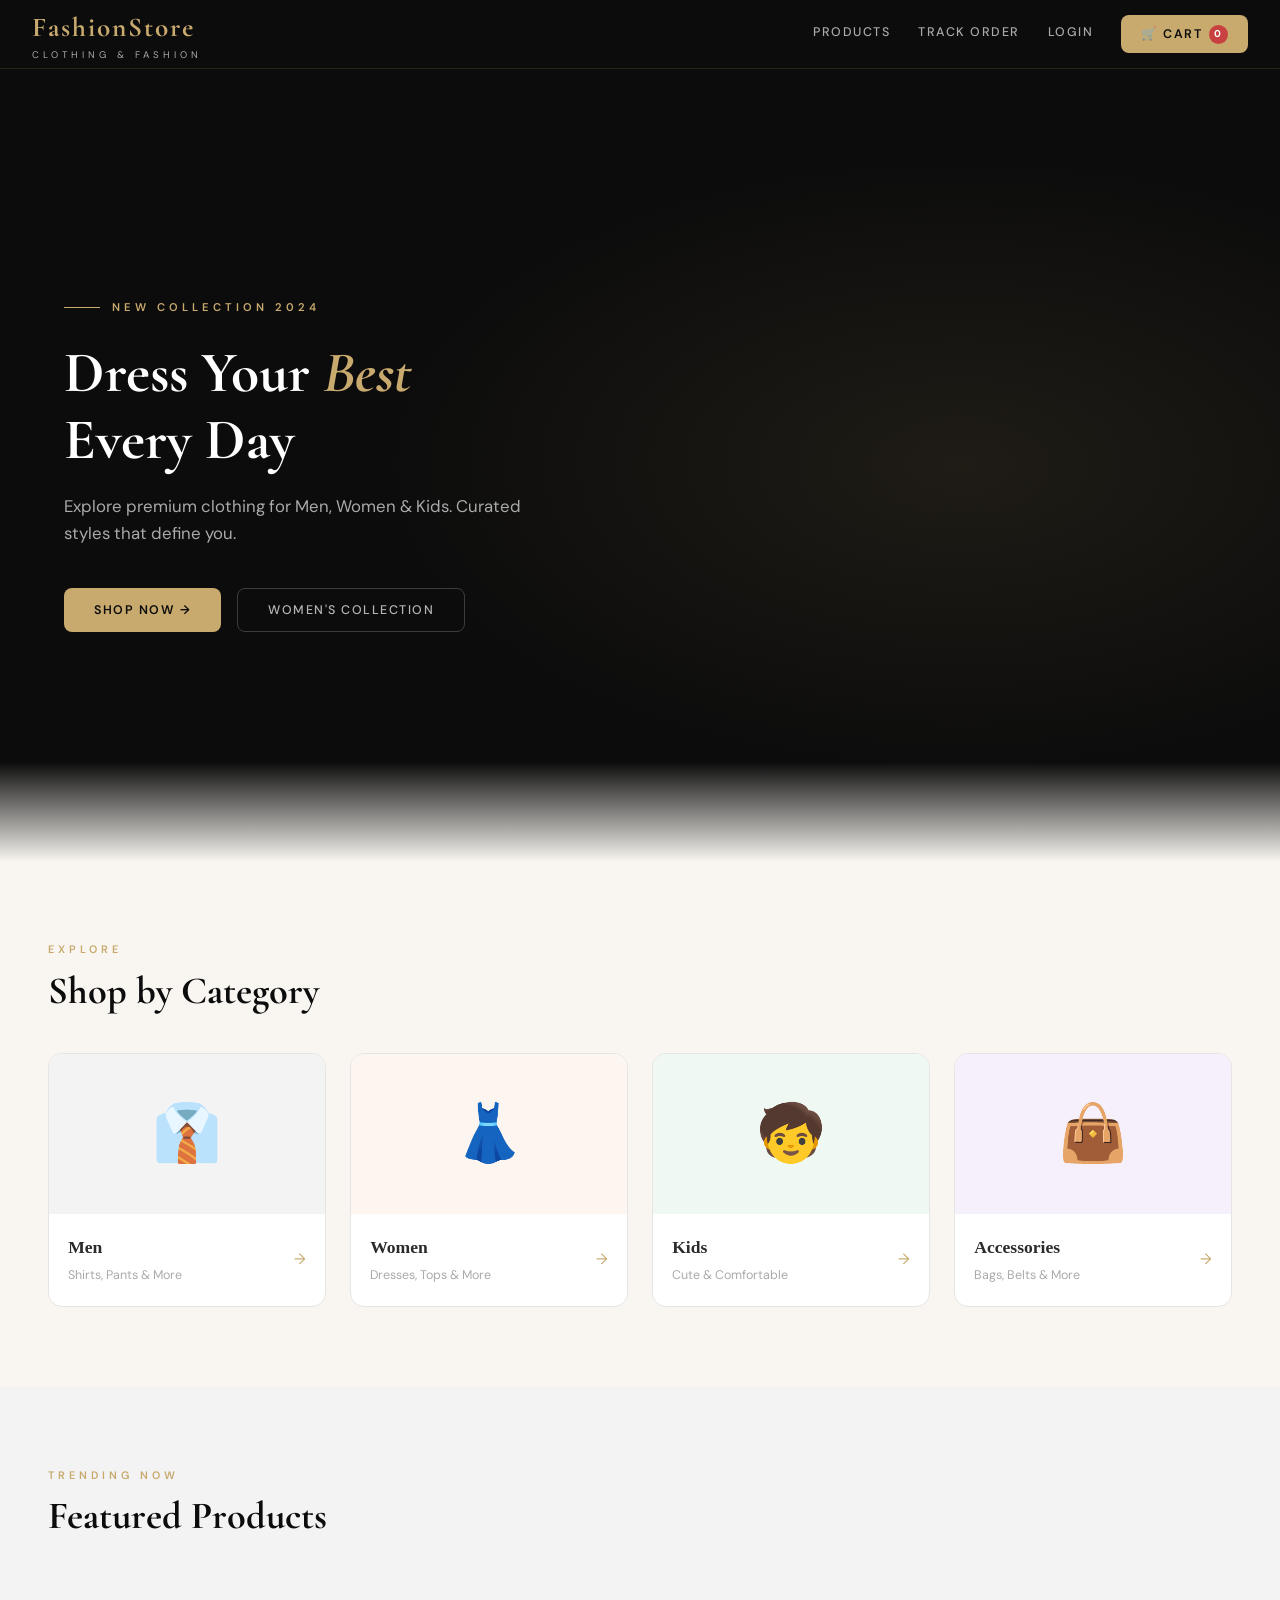
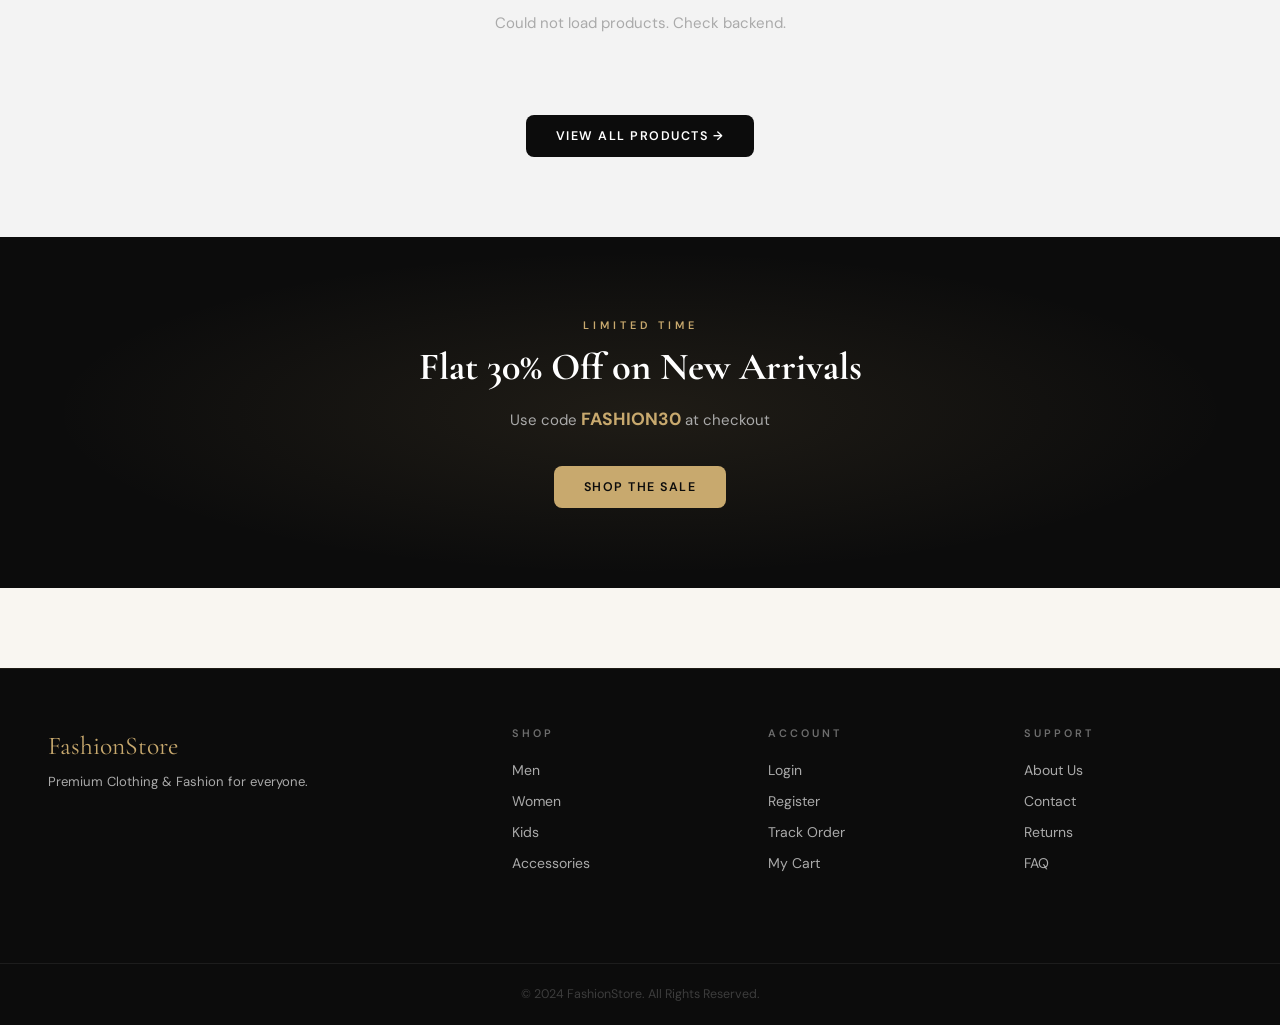
<file: frontend/index.html>
<!DOCTYPE html>
<html lang="en">
<head>
  <meta charset="UTF-8">
  <meta name="viewport" content="width=device-width,initial-scale=1">
  <title>FashionStore — Clothing & Fashion</title>
  <link rel="stylesheet" href="css/style.css">
</head>
<body>
<nav class="navbar">
  <div class="container-fluid">
    <a class="navbar-brand" href="index.html">FashionStore<small>Clothing & Fashion</small></a>
    <div class="nav-links">
      <a href="products.html">Products</a>
      <a href="order-tracking.html">Track Order</a>
      <a href="login.html" id="nav-login-link">Login</a>
      <a href="#" onclick="logout()" id="nav-logout-btn" style="display:none;color:#c94040!important;">Logout</a>
      <a href="cart.html" class="nav-cart">🛒 Cart <span id="cart-count">0</span></a>
    </div>
  </div>
</nav>

<section class="hero">
  <div class="container-fluid" style="padding:0 4rem;">
    <div class="hero-inner">
      <div class="hero-tag">New Collection 2024</div>
      <h1>Dress Your <em>Best</em><br>Every Day</h1>
      <p>Explore premium clothing for Men, Women & Kids. Curated styles that define you.</p>
      <div class="hero-btns">
        <button class="btn-gold" onclick="location.href='products.html'">Shop Now →</button>
        <button class="btn-dark-outline" onclick="location.href='products.html?cat=2'">Women's Collection</button>
      </div>
    </div>
  </div>
</section>

<section class="section">
  <div class="container-fluid" style="padding:0 3rem;">
    <div class="eyebrow">Explore</div>
    <h2 class="section-heading">Shop by Category</h2>
    <div style="display:grid;grid-template-columns:repeat(4,1fr);gap:1.5rem;">
      <div onclick="location.href='products.html?cat=1'" style="background:#fff;border-radius:14px;overflow:hidden;cursor:pointer;border:1px solid #e5e5e5;transition:all 0.3s;" onmouseover="this.style.transform='translateY(-4px)'" onmouseout="this.style.transform='translateY(0)'">
        <div style="height:160px;background:#f3f3f3;display:flex;align-items:center;justify-content:center;font-size:3.5rem;">👔</div>
        <div style="padding:1.2rem;display:flex;justify-content:space-between;align-items:center;">
          <div><strong style="font-family:serif;font-size:1.1rem;">Men</strong><br><span style="font-size:0.78rem;color:#aaa;">Shirts, Pants & More</span></div>
          <span style="color:#c8a96e;">→</span>
        </div>
      </div>
      <div onclick="location.href='products.html?cat=2'" style="background:#fff;border-radius:14px;overflow:hidden;cursor:pointer;border:1px solid #e5e5e5;transition:all 0.3s;" onmouseover="this.style.transform='translateY(-4px)'" onmouseout="this.style.transform='translateY(0)'">
        <div style="height:160px;background:#fdf5f0;display:flex;align-items:center;justify-content:center;font-size:3.5rem;">👗</div>
        <div style="padding:1.2rem;display:flex;justify-content:space-between;align-items:center;">
          <div><strong style="font-family:serif;font-size:1.1rem;">Women</strong><br><span style="font-size:0.78rem;color:#aaa;">Dresses, Tops & More</span></div>
          <span style="color:#c8a96e;">→</span>
        </div>
      </div>
      <div onclick="location.href='products.html?cat=3'" style="background:#fff;border-radius:14px;overflow:hidden;cursor:pointer;border:1px solid #e5e5e5;transition:all 0.3s;" onmouseover="this.style.transform='translateY(-4px)'" onmouseout="this.style.transform='translateY(0)'">
        <div style="height:160px;background:#f0f8f3;display:flex;align-items:center;justify-content:center;font-size:3.5rem;">🧒</div>
        <div style="padding:1.2rem;display:flex;justify-content:space-between;align-items:center;">
          <div><strong style="font-family:serif;font-size:1.1rem;">Kids</strong><br><span style="font-size:0.78rem;color:#aaa;">Cute & Comfortable</span></div>
          <span style="color:#c8a96e;">→</span>
        </div>
      </div>
      <div onclick="location.href='products.html?cat=4'" style="background:#fff;border-radius:14px;overflow:hidden;cursor:pointer;border:1px solid #e5e5e5;transition:all 0.3s;" onmouseover="this.style.transform='translateY(-4px)'" onmouseout="this.style.transform='translateY(0)'">
        <div style="height:160px;background:#f5f0fb;display:flex;align-items:center;justify-content:center;font-size:3.5rem;">👜</div>
        <div style="padding:1.2rem;display:flex;justify-content:space-between;align-items:center;">
          <div><strong style="font-family:serif;font-size:1.1rem;">Accessories</strong><br><span style="font-size:0.78rem;color:#aaa;">Bags, Belts & More</span></div>
          <span style="color:#c8a96e;">→</span>
        </div>
      </div>
    </div>
  </div>
</section>

<section class="section section-bg">
  <div class="container-fluid" style="padding:0 3rem;">
    <div class="eyebrow">Trending Now</div>
    <h2 class="section-heading">Featured Products</h2>
    <div style="display:grid;grid-template-columns:repeat(4,1fr);gap:1.5rem;" id="featured-grid">
      <p style="color:#aaa;grid-column:1/-1;text-align:center;padding:2rem;">Loading products...</p>
    </div>
    <div style="text-align:center;margin-top:3rem;">
      <button class="btn-black" onclick="location.href='products.html'">View All Products →</button>
    </div>
  </div>
</section>

<section style="background:#0c0c0c;padding:5rem 0;text-align:center;position:relative;">
  <div style="position:absolute;inset:0;background:radial-gradient(ellipse at 50% 50%,rgba(200,169,110,0.1) 0%,transparent 65%);"></div>
  <div style="position:relative;z-index:1;">
    <div class="eyebrow" style="justify-content:center;display:flex;">Limited Time</div>
    <h2 style="color:#fff;margin-bottom:1rem;">Flat 30% Off on New Arrivals</h2>
    <p style="color:#aaa;margin-bottom:2rem;">Use code <strong style="color:#c8a96e;font-size:1.1rem;">FASHION30</strong> at checkout</p>
    <button class="btn-gold" onclick="location.href='products.html'">Shop the Sale</button>
  </div>
</section>

<footer class="footer">
  <div class="container-fluid" style="padding:0 3rem;">
    <div style="display:grid;grid-template-columns:2fr 1fr 1fr 1fr;gap:3rem;padding-bottom:2.5rem;">
      <div><div class="footer-brand-name">FashionStore</div><div class="footer-tagline">Premium Clothing & Fashion for everyone.</div></div>
      <div><div class="footer-heading">Shop</div><div class="footer-links-col"><a href="products.html?cat=1">Men</a><a href="products.html?cat=2">Women</a><a href="products.html?cat=3">Kids</a><a href="products.html?cat=4">Accessories</a></div></div>
      <div><div class="footer-heading">Account</div><div class="footer-links-col"><a href="login.html">Login</a><a href="register.html">Register</a><a href="order-tracking.html">Track Order</a><a href="cart.html">My Cart</a></div></div>
      <div><div class="footer-heading">Support</div><div class="footer-links-col"><a href="#">About Us</a><a href="#">Contact</a><a href="#">Returns</a><a href="#">FAQ</a></div></div>
    </div>
  </div>
  <div class="footer-bar">© 2024 FashionStore. All Rights Reserved.</div>
</footer>

<div id="toast-wrap"></div>
<script src="js/main.js"></script>
<script>
fetch(BASE + '/products')
  .then(r => r.json())
  .then(products => {
    const grid = document.getElementById('featured-grid');
    if (!products.length) { grid.innerHTML = '<p style="color:#aaa;grid-column:1/-1;text-align:center;">No products found.</p>'; return; }
    grid.innerHTML = products.slice(0,8).map(p => `
      <div class="product-card">
        <div class="product-img">
          <img src="${p.imageUrl||'https://via.placeholder.com/300x260?text=Fashion'}" alt="${p.name}">
          <div class="product-overlay">
            <button class="product-overlay-btn" onclick="addToCart(${p.id},'${p.name.replace(/'/g,"\\'")}',${p.price},'${p.imageUrl||''}','${p.category?.name||''}')">Quick Add</button>
          </div>
          ${p.stock<5?'<span class="product-badge badge-sale">Low Stock</span>':'<span class="product-badge badge-new">New</span>'}
        </div>
        <div class="product-body">
          <div class="product-cat">${p.category?.name||'Fashion'}</div>
          <div class="product-name">${p.name}</div>
          <div class="product-foot">
            <div class="product-price">₹${p.price.toLocaleString()}</div>
            <button class="btn-add-cart" onclick="addToCart(${p.id},'${p.name.replace(/'/g,"\\'")}',${p.price},'${p.imageUrl||''}','${p.category?.name||''}')">+</button>
          </div>
        </div>
      </div>`).join('');
  })
  .catch(() => { document.getElementById('featured-grid').innerHTML = '<p style="color:#aaa;grid-column:1/-1;text-align:center;padding:2rem;">Could not load products. Check backend.</p>'; });
</script>
</body>
</html>
</file>
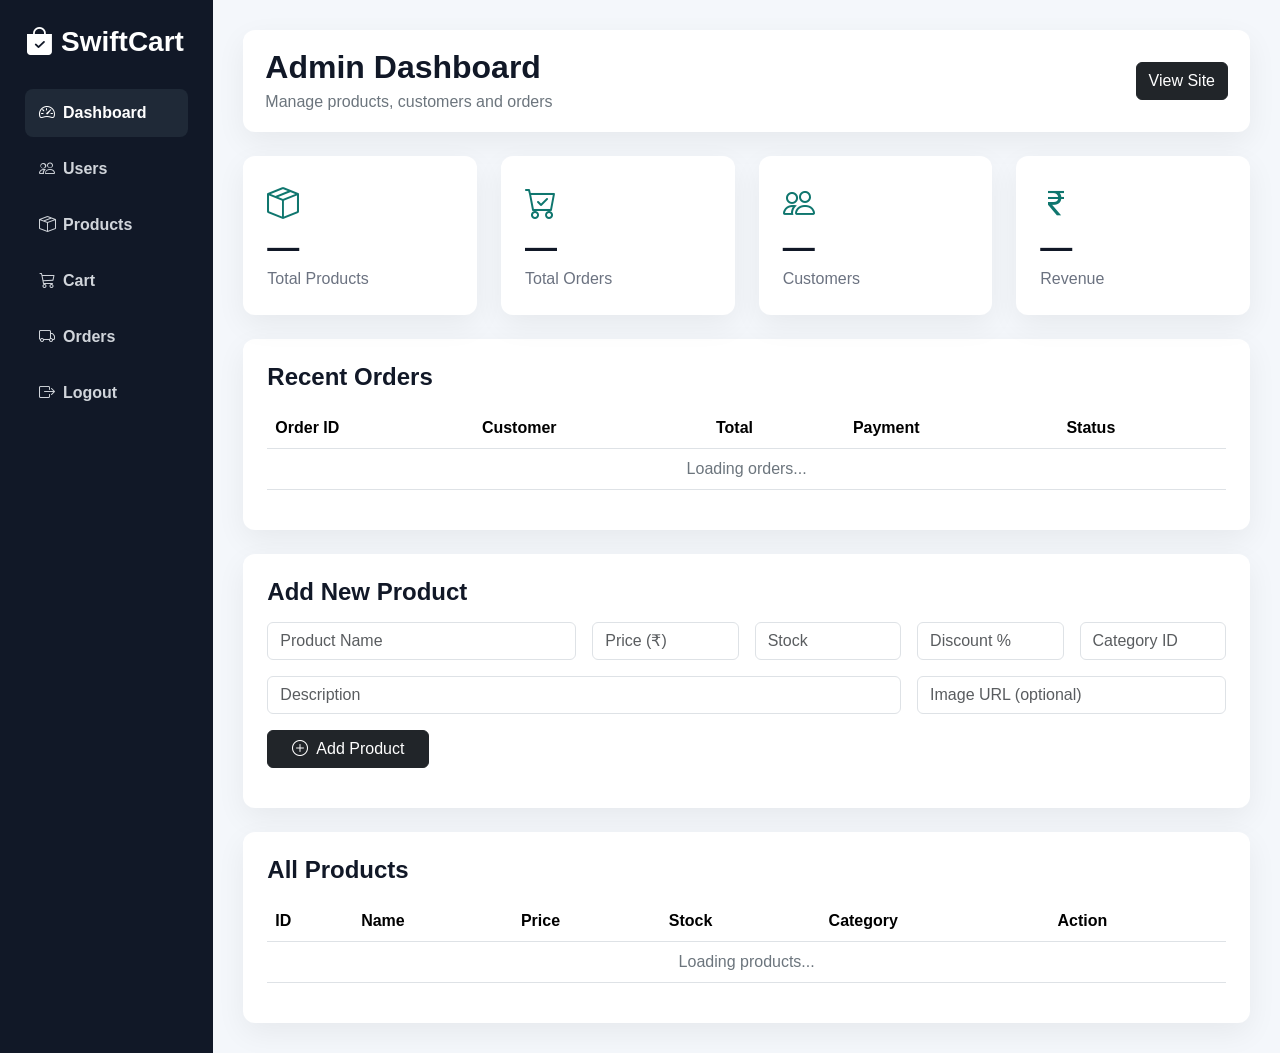
<file: frontend/admin.html>
<!doctype html>
<html lang="en">
<head>
  <meta charset="utf-8">
  <meta name="viewport" content="width=device-width, initial-scale=1">
  <title>Admin Dashboard - SwiftCart</title>
  <link href="https://cdn.jsdelivr.net/npm/bootstrap@5.3.3/dist/css/bootstrap.min.css" rel="stylesheet">
  <link href="https://cdn.jsdelivr.net/npm/bootstrap-icons@1.11.3/font/bootstrap-icons.css" rel="stylesheet">

  <style>
    body { margin: 0; background: #f4f7fb; font-family: Arial, Helvetica, sans-serif; color: #111827; }
    .sidebar { min-height: 100vh; background: #111827; color: white; padding: 25px; }
    .sidebar h3 { font-weight: 900; margin-bottom: 30px; }
    .sidebar a, .sidebar button.sidebar-link {
      display: block; width: 100%; text-align: left; color: #d1d5db; text-decoration: none;
      padding: 12px 14px; border-radius: 8px; margin-bottom: 8px; font-weight: 700;
      background: none; border: none; cursor: pointer;
    }
    .sidebar a:hover, .sidebar a.active, .sidebar button.sidebar-link:hover, .sidebar button.sidebar-link.active {
      background: #1f2937; color: white;
    }
    .main { padding: 30px; }
    .topbar { background: white; border-radius: 12px; padding: 18px 22px; box-shadow: 0 10px 30px rgba(0,0,0,0.06); margin-bottom: 24px; }
    .stat-card { background: white; border-radius: 12px; padding: 24px; box-shadow: 0 10px 30px rgba(0,0,0,0.06); height: 100%; }
    .stat-card i { font-size: 32px; color: #0f766e; margin-bottom: 12px; }
    .stat-card h2 { font-weight: 900; margin: 0; }
    .stat-card p { color: #6b7280; margin: 0; }
    .panel { background: white; border-radius: 12px; padding: 24px; box-shadow: 0 10px 30px rgba(0,0,0,0.06); margin-top: 24px; }
    .badge-status { padding: 6px 10px; border-radius: 999px; font-size: 12px; font-weight: 800; }
    .DELIVERED { background: #dcfce7; color: #166534; }
    .PENDING   { background: #fef3c7; color: #92400e; }
    .SHIPPED   { background: #dbeafe; color: #1d4ed8; }
    .CANCELLED { background: #fee2e2; color: #b91c1c; }
    .badge-role { padding: 4px 10px; border-radius: 999px; font-size: 11px; font-weight: 800; }
    .role-ADMIN { background: #ede9fe; color: #6d28d9; }
    .role-USER  { background: #e0f2fe; color: #0369a1; }
    .badge-blocked { padding: 4px 10px; border-radius: 999px; font-size: 11px; font-weight: 800; background:#fee2e2; color:#b91c1c; }
    .badge-active { padding: 4px 10px; border-radius: 999px; font-size: 11px; font-weight: 800; background:#dcfce7; color:#166534; }
    .page-section { display: none; }
    .page-section.active { display: block; }
    .user-row:hover { background: #f8fafc; cursor: pointer; }
    @media(max-width: 768px) { .sidebar { min-height: auto; } }
  </style>
</head>
<body>

<div class="container-fluid">
  <div class="row">

    <aside class="col-md-3 col-lg-2 sidebar">
      <h3><i class="bi bi-bag-check-fill me-2"></i>SwiftCart</h3>
      <button class="sidebar-link active" onclick="showSection('dashboard', this)"><i class="bi bi-speedometer2 me-2"></i>Dashboard</button>
      <button class="sidebar-link" onclick="showSection('users', this)"><i class="bi bi-people me-2"></i>Users</button>
      <a href="products.html"><i class="bi bi-box-seam me-2"></i>Products</a>
      <a href="cart.html"><i class="bi bi-cart3 me-2"></i>Cart</a>
      <a href="order-tracking.html"><i class="bi bi-truck me-2"></i>Orders</a>
      <a href="login.html"><i class="bi bi-box-arrow-right me-2"></i>Logout</a>
    </aside>

    <main class="col-md-9 col-lg-10 main">

      <div class="topbar d-flex justify-content-between align-items-center">
        <div>
          <h2 class="fw-bold mb-1" id="pageTitle">Admin Dashboard</h2>
          <p class="text-secondary mb-0" id="pageSubtitle">Manage products, customers and orders</p>
        </div>
        <a href="index.html" class="btn btn-dark">View Site</a>
      </div>

      <!-- ═══════════ DASHBOARD SECTION ═══════════ -->
      <section id="dashboard" class="page-section active">

        <div class="row g-4">
          <div class="col-md-3">
            <div class="stat-card">
              <i class="bi bi-box-seam"></i>
              <h2 id="totalProducts">—</h2>
              <p>Total Products</p>
            </div>
          </div>
          <div class="col-md-3">
            <div class="stat-card">
              <i class="bi bi-cart-check"></i>
              <h2 id="totalOrders">—</h2>
              <p>Total Orders</p>
            </div>
          </div>
          <div class="col-md-3">
            <div class="stat-card">
              <i class="bi bi-people"></i>
              <h2 id="totalUsers">—</h2>
              <p>Customers</p>
            </div>
          </div>
          <div class="col-md-3">
            <div class="stat-card">
              <i class="bi bi-currency-rupee"></i>
              <h2 id="totalRevenue">—</h2>
              <p>Revenue</p>
            </div>
          </div>
        </div>

        <div class="panel">
          <div class="d-flex justify-content-between align-items-center mb-3">
            <h4 class="fw-bold mb-0">Recent Orders</h4>
          </div>
          <div class="table-responsive">
            <table class="table align-middle">
              <thead><tr><th>Order ID</th><th>Customer</th><th>Total</th><th>Payment</th><th>Status</th></tr></thead>
              <tbody id="ordersTable">
                <tr><td colspan="5" class="text-center text-secondary">Loading orders...</td></tr>
              </tbody>
            </table>
          </div>
        </div>

        <div class="panel">
          <h4 class="fw-bold mb-3">Add New Product</h4>
          <form id="productForm" class="row g-3">
            <div class="col-md-4"><input type="text" class="form-control" id="productName" placeholder="Product Name" required></div>
            <div class="col-md-2"><input type="number" class="form-control" id="productPrice" placeholder="Price (₹)" required></div>
            <div class="col-md-2"><input type="number" class="form-control" id="productStock" placeholder="Stock" required></div>
            <div class="col-md-2"><input type="number" class="form-control" id="productDiscount" placeholder="Discount %" min="0" max="100"></div>
            <div class="col-md-2"><input type="number" class="form-control" id="productCategoryId" placeholder="Category ID" required></div>
            <div class="col-md-8"><input type="text" class="form-control" id="productDescription" placeholder="Description"></div>
            <div class="col-md-4"><input type="text" class="form-control" id="productImageUrl" placeholder="Image URL (optional)"></div>
            <div class="col-12"><button type="submit" class="btn btn-dark px-4"><i class="bi bi-plus-circle me-2"></i>Add Product</button></div>
          </form>
          <div id="productMessage" class="mt-3 small"></div>
        </div>

        <div class="panel">
          <h4 class="fw-bold mb-3">All Products</h4>
          <div class="table-responsive">
            <table class="table align-middle">
              <thead><tr><th>ID</th><th>Name</th><th>Price</th><th>Stock</th><th>Category</th><th>Action</th></tr></thead>
              <tbody id="productsTable">
                <tr><td colspan="6" class="text-center text-secondary">Loading products...</td></tr>
              </tbody>
            </table>
          </div>
        </div>

      </section>

      <!-- ═══════════ USERS SECTION ═══════════ -->
      <section id="users" class="page-section">

        <div class="panel mt-0">
          <div class="d-flex justify-content-between align-items-center mb-3 flex-wrap gap-2">
            <h4 class="fw-bold mb-0">All Customers</h4>
            <input type="text" id="userSearch" class="form-control" style="max-width:260px;" placeholder="Search by name or email...">
          </div>
          <div class="table-responsive">
            <table class="table align-middle">
              <thead>
                <tr>
                  <th>ID</th><th>Name</th><th>Email</th><th>Phone</th>
                  <th>Role</th><th>Status</th><th>Orders</th><th>Spent</th><th>Actions</th>
                </tr>
              </thead>
              <tbody id="usersTable">
                <tr><td colspan="9" class="text-center text-secondary">Loading users...</td></tr>
              </tbody>
            </table>
          </div>
        </div>

      </section>

    </main>
  </div>
</div>

<!-- ═══════════ USER DETAIL MODAL ═══════════ -->
<div class="modal fade" id="userDetailModal" tabindex="-1">
  <div class="modal-dialog modal-lg">
    <div class="modal-content">
      <div class="modal-header">
        <h5 class="modal-title fw-bold"><i class="bi bi-person-circle me-2"></i>Customer Details</h5>
        <button type="button" class="btn-close" data-bs-dismiss="modal"></button>
      </div>
      <div class="modal-body">

        <div class="row g-3 mb-4">
          <div class="col-md-6">
            <label class="form-label small fw-bold">Full Name</label>
            <input type="text" id="editUserName" class="form-control">
          </div>
          <div class="col-md-6">
            <label class="form-label small fw-bold">Email</label>
            <input type="email" id="editUserEmail" class="form-control">
          </div>
          <div class="col-md-6">
            <label class="form-label small fw-bold">Phone</label>
            <input type="text" id="editUserPhone" class="form-control">
          </div>
          <div class="col-md-6">
            <label class="form-label small fw-bold">Address</label>
            <input type="text" id="editUserAddress" class="form-control">
          </div>
        </div>

        <div id="userEditMessage" class="d-none mb-3"></div>

        <div class="d-flex gap-2 mb-4 flex-wrap">
          <button class="btn btn-dark btn-sm" onclick="saveUserEdit()">
            <i class="bi bi-save me-1"></i>Save Changes
          </button>
          <button class="btn btn-outline-warning btn-sm" id="blockToggleBtn" onclick="toggleBlockUser()">
            <i class="bi bi-slash-circle me-1"></i>Block User
          </button>
          <button class="btn btn-outline-danger btn-sm" onclick="deleteUserConfirm()">
            <i class="bi bi-trash me-1"></i>Delete User
          </button>
        </div>

        <hr>

        <h6 class="fw-bold mb-3"><i class="bi bi-receipt me-2"></i>Transaction History</h6>
        <div id="userTransactions">
          <p class="text-secondary small">Loading transactions...</p>
        </div>

      </div>
    </div>
  </div>
</div>

<script src="https://cdn.jsdelivr.net/npm/bootstrap@5.3.3/dist/js/bootstrap.bundle.min.js"></script>
<script>
  const API_URL = 'http://localhost:8080/api';
  let allUsersData = [];
  let allOrdersData = [];
  let currentEditUserId = null;

  // ── Section Switching ─────────────────────────────
  function showSection(id, btn) {
    document.querySelectorAll('.page-section').forEach(s => s.classList.remove('active'));
    document.getElementById(id).classList.add('active');

    document.querySelectorAll('.sidebar-link').forEach(b => b.classList.remove('active'));
    if (btn) btn.classList.add('active');

    const titles = {
      dashboard: ['Admin Dashboard', 'Manage products, customers and orders'],
      users:     ['Customer Management', 'View, edit, block and manage all registered users']
    };
    document.getElementById('pageTitle').textContent = titles[id][0];
    document.getElementById('pageSubtitle').textContent = titles[id][1];

    if (id === 'users') loadUsers();
  }

  // ── Load Stats ────────────────────────────────────
  async function loadStats() {
    try {
      const [products, orders, users] = await Promise.all([
        fetch(`${API_URL}/products`).then(r => r.json()),
        fetch(`${API_URL}/orders`).then(r => r.json()),
        fetch(`${API_URL}/users`).then(r => r.json())
      ]);

      allOrdersData = orders;
      allUsersData = users;

      document.getElementById('totalProducts').textContent = products.length;
      document.getElementById('totalOrders').textContent = orders.length;
      document.getElementById('totalUsers').textContent = users.length;

      const revenue = orders.reduce((s, o) => s + (o.totalAmount || 0), 0);
      document.getElementById('totalRevenue').textContent =
        revenue >= 1000 ? '₹' + Math.round(revenue / 1000) + 'K' : '₹' + revenue;

      renderOrders(orders.slice(0, 10));
    } catch (e) { console.error('Stats error:', e); }
  }

  function renderOrders(orders) {
    const tbody = document.getElementById('ordersTable');
    if (!orders.length) {
      tbody.innerHTML = '<tr><td colspan="5" class="text-center text-secondary">No orders yet.</td></tr>';
      return;
    }
    tbody.innerHTML = orders.map(o => `
      <tr>
        <td>#${o.id}</td>
        <td>${o.user?.name || 'N/A'}</td>
        <td>₹${o.totalAmount}</td>
        <td>${o.paymentMode || 'COD'}</td>
        <td><span class="badge-status ${o.status || 'PENDING'}">${o.status || 'PENDING'}</span></td>
      </tr>`).join('');
  }

  // ── Products ──────────────────────────────────────
  async function loadProducts() {
    try {
      const res = await fetch(`${API_URL}/products`);
      const products = await res.json();
      const tbody = document.getElementById('productsTable');

      if (!products.length) {
        tbody.innerHTML = '<tr><td colspan="6" class="text-center text-secondary">No products yet.</td></tr>';
        return;
      }

      tbody.innerHTML = products.map(p => `
        <tr>
          <td>${p.id}</td>
          <td>${p.name}</td>
          <td>₹${p.price}</td>
          <td>${p.stock}</td>
          <td>${p.category?.name || '—'}</td>
          <td><button class="btn btn-outline-danger btn-sm" onclick="deleteProduct(${p.id})"><i class="bi bi-trash"></i></button></td>
        </tr>`).join('');
    } catch (e) { console.error('Products error:', e); }
  }

  document.getElementById('productForm').addEventListener('submit', async function(e) {
    e.preventDefault();
    const product = {
      name:        document.getElementById('productName').value,
      price:       parseFloat(document.getElementById('productPrice').value),
      stock:       parseInt(document.getElementById('productStock').value),
      discount:    parseInt(document.getElementById('productDiscount').value) || 0,
      description: document.getElementById('productDescription').value,
      imageUrl:    document.getElementById('productImageUrl').value,
      category: { id: parseInt(document.getElementById('productCategoryId').value) }
    };
    const msgDiv = document.getElementById('productMessage');
    try {
      const res = await fetch(`${API_URL}/products`, {
        method: 'POST', headers: { 'Content-Type': 'application/json' }, body: JSON.stringify(product)
      });
      const data = await res.json();
      if (res.ok && data.id) {
        msgDiv.className = 'mt-3 small text-success fw-bold';
        msgDiv.textContent = '✓ Product "' + data.name + '" added successfully!';
        this.reset();
        loadProducts(); loadStats();
      } else {
        msgDiv.className = 'mt-3 small text-danger fw-bold';
        msgDiv.textContent = '✗ Failed to add product.';
      }
    } catch (err) {
      msgDiv.className = 'mt-3 small text-danger fw-bold';
      msgDiv.textContent = '✗ Connection error. Is the backend running?';
    }
  });

  async function deleteProduct(id) {
    if (!confirm('Delete this product?')) return;
    try { await fetch(`${API_URL}/products/${id}`, { method: 'DELETE' }); loadProducts(); loadStats(); }
    catch (e) { alert('Error deleting product.'); }
  }

  // ── Users ─────────────────────────────────────────
  async function loadUsers() {
    const tbody = document.getElementById('usersTable');
    tbody.innerHTML = '<tr><td colspan="9" class="text-center text-secondary">Loading users...</td></tr>';

    try {
      const [usersRes, ordersRes] = await Promise.all([
        fetch(`${API_URL}/users`),
        fetch(`${API_URL}/orders`)
      ]);
      allUsersData = await usersRes.json();
      allOrdersData = await ordersRes.json();
      renderUsers(allUsersData);
    } catch (e) {
      tbody.innerHTML = '<tr><td colspan="9" class="text-center text-danger">Could not load users. Is backend running?</td></tr>';
    }
  }

  function renderUsers(users) {
    const tbody = document.getElementById('usersTable');
    if (!users.length) {
      tbody.innerHTML = '<tr><td colspan="9" class="text-center text-secondary">No users found.</td></tr>';
      return;
    }

    tbody.innerHTML = users.map(u => {
      const userOrders = allOrdersData.filter(o => o.user?.id === u.id);
      const totalSpent = userOrders.reduce((s, o) => s + (o.totalAmount || 0), 0);

      return `
        <tr class="user-row" onclick="openUserDetail(${u.id})">
          <td>${u.id}</td>
          <td><b>${u.name}</b></td>
          <td>${u.email}</td>
          <td>${u.phone || '—'}</td>
          <td><span class="badge-role role-${u.role}">${u.role}</span></td>
          <td>${u.blocked ? '<span class="badge-blocked">Blocked</span>' : '<span class="badge-active">Active</span>'}</td>
          <td>${userOrders.length}</td>
          <td>₹${totalSpent}</td>
          <td>
            <button class="btn btn-sm btn-outline-dark" onclick="event.stopPropagation(); openUserDetail(${u.id})">
              <i class="bi bi-eye"></i> View
            </button>
          </td>
        </tr>`;
    }).join('');
  }

  document.getElementById('userSearch').addEventListener('input', function() {
    const term = this.value.toLowerCase();
    const filtered = allUsersData.filter(u =>
      u.name.toLowerCase().includes(term) || u.email.toLowerCase().includes(term)
    );
    renderUsers(filtered);
  });

  // ── User Detail Modal ─────────────────────────────
  function openUserDetail(userId) {
    const user = allUsersData.find(u => u.id === userId);
    if (!user) return;

    currentEditUserId = userId;

    document.getElementById('editUserName').value = user.name || '';
    document.getElementById('editUserEmail').value = user.email || '';
    document.getElementById('editUserPhone').value = user.phone || '';
    document.getElementById('editUserAddress').value = user.address || '';
    document.getElementById('userEditMessage').classList.add('d-none');

    const blockBtn = document.getElementById('blockToggleBtn');
    if (user.blocked) {
      blockBtn.innerHTML = '<i class="bi bi-check-circle me-1"></i>Unblock User';
      blockBtn.className = 'btn btn-outline-success btn-sm';
    } else {
      blockBtn.innerHTML = '<i class="bi bi-slash-circle me-1"></i>Block User';
      blockBtn.className = 'btn btn-outline-warning btn-sm';
    }

    // Transactions
    const userOrders = allOrdersData.filter(o => o.user?.id === userId).sort((a,b) => b.id - a.id);
    const txDiv = document.getElementById('userTransactions');

    if (!userOrders.length) {
      txDiv.innerHTML = '<p class="text-secondary small">No transactions yet.</p>';
    } else {
      txDiv.innerHTML = `
        <div class="table-responsive">
          <table class="table table-sm align-middle">
            <thead><tr><th>Order ID</th><th>Items</th><th>Total</th><th>Payment</th><th>Status</th></tr></thead>
            <tbody>
              ${userOrders.map(o => `
                <tr>
                  <td>#${o.id}</td>
                  <td>${(o.items||[]).length} item(s)</td>
                  <td>₹${o.totalAmount}</td>
                  <td>${o.paymentMode || 'COD'}</td>
                  <td><span class="badge-status ${o.status}">${o.status}</span></td>
                </tr>`).join('')}
            </tbody>
          </table>
        </div>`;
    }

    new bootstrap.Modal(document.getElementById('userDetailModal')).show();
  }

  async function saveUserEdit() {
    const msgDiv = document.getElementById('userEditMessage');
    const updated = {
      name:    document.getElementById('editUserName').value.trim(),
      email:   document.getElementById('editUserEmail').value.trim(),
      phone:   document.getElementById('editUserPhone').value.trim(),
      address: document.getElementById('editUserAddress').value.trim()
    };

    try {
      const res = await fetch(`${API_URL}/users/${currentEditUserId}`, {
        method: 'PUT', headers: { 'Content-Type': 'application/json' }, body: JSON.stringify(updated)
      });
      const data = await res.json();

      if (res.ok && data.id) {
        msgDiv.className = 'alert alert-success small';
        msgDiv.textContent = '✓ User updated successfully!';
        msgDiv.classList.remove('d-none');
        loadUsers();
      } else {
        msgDiv.className = 'alert alert-danger small';
        msgDiv.textContent = data.error || 'Update failed.';
        msgDiv.classList.remove('d-none');
      }
    } catch (e) {
      msgDiv.className = 'alert alert-danger small';
      msgDiv.textContent = 'Connection error.';
      msgDiv.classList.remove('d-none');
    }
  }

  async function toggleBlockUser() {
    const user = allUsersData.find(u => u.id === currentEditUserId);
    const newBlocked = !user.blocked;

    try {
      const res = await fetch(`${API_URL}/users/${currentEditUserId}/block?blocked=${newBlocked}`, {
        method: 'PUT'
      });
      if (res.ok) {
        bootstrap.Modal.getInstance(document.getElementById('userDetailModal')).hide();
        loadUsers();
      }
    } catch (e) { alert('Error updating block status.'); }
  }

  async function deleteUserConfirm() {
    if (!confirm('Are you sure you want to delete this user? This cannot be undone.')) return;
    try {
      await fetch(`${API_URL}/users/${currentEditUserId}`, { method: 'DELETE' });
      bootstrap.Modal.getInstance(document.getElementById('userDetailModal')).hide();
      loadUsers();
      loadStats();
    } catch (e) { alert('Error deleting user.'); }
  }

  // ── Init ──────────────────────────────────────────
  loadStats();
  loadProducts();
</script>

</body>
</html>
</file>
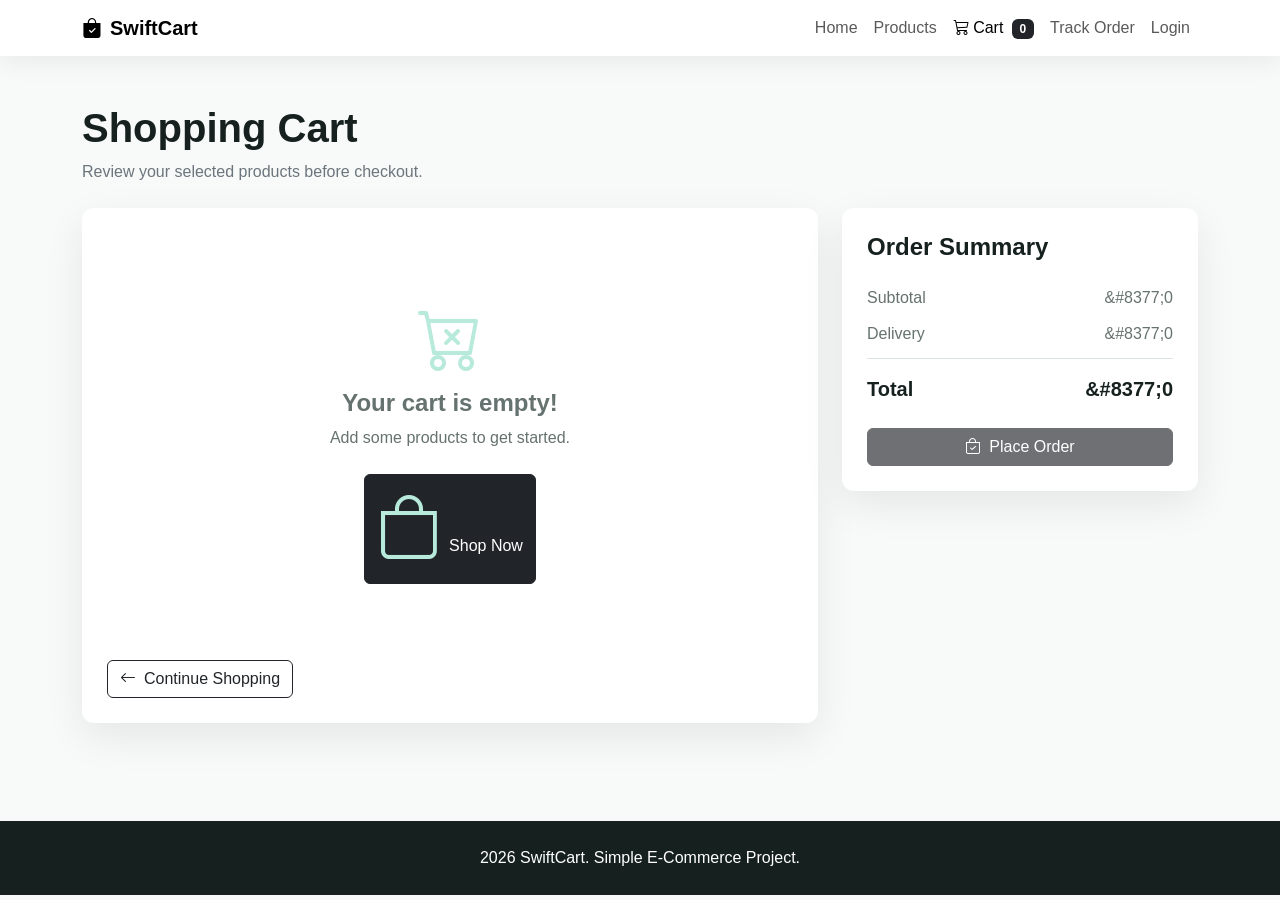
<file: frontend/cart.html>
<!doctype html>
<html lang="en">
<head>
  <meta charset="utf-8">
  <meta name="viewport" content="width=device-width, initial-scale=1">
  <title>Cart - SwiftCart</title>
  <link href="https://cdn.jsdelivr.net/npm/bootstrap@5.3.3/dist/css/bootstrap.min.css" rel="stylesheet">
  <link href="https://cdn.jsdelivr.net/npm/bootstrap-icons@1.11.3/font/bootstrap-icons.css" rel="stylesheet">
  <style>
    body { background: #f7faf8; font-family: Arial, Helvetica, sans-serif; color: #16211f; }
    .navbar { background: white; box-shadow: 0 8px 25px rgba(0,0,0,0.06); }
    .navbar-brand { font-weight: 900; }
    .cart-box { background: white; border-radius: 12px; padding: 25px; box-shadow: 0 14px 40px rgba(0,0,0,0.08); }
    .product-img { width:70px; height:70px; border-radius:10px; background:linear-gradient(145deg,#b8eadc,#f7c948); display:flex; align-items:center; justify-content:center; font-size:28px; overflow:hidden; flex-shrink:0; }
    .product-img img { width:100%; height:100%; object-fit:cover; border-radius:10px; }
    .summary { background:white; border-radius:12px; padding:25px; box-shadow:0 14px 40px rgba(0,0,0,0.08); position:sticky; top:80px; }
    .summary-row { display:flex; justify-content:space-between; margin-bottom:12px; color:#65726f; }
    .summary-total { display:flex; justify-content:space-between; border-top:1px solid #dbe4e1; padding-top:15px; font-weight:900; font-size:20px; }
    .empty-cart { text-align:center; padding:60px 20px; color:#65726f; }
    .empty-cart i { font-size:64px; margin-bottom:16px; color:#b8eadc; }
    footer { margin-top:50px; background:#16211f; color:white; padding:25px 0; }
    #toast-wrap { position:fixed; bottom:24px; right:24px; z-index:9999; display:flex; flex-direction:column; gap:10px; }
    .toast-msg { background:#16211f; color:white; padding:12px 20px; border-radius:8px; font-weight:700; font-size:14px; box-shadow:0 8px 25px rgba(0,0,0,0.2); }
  </style>
</head>
<body>

<nav class="navbar navbar-expand-lg sticky-top">
  <div class="container">
    <a class="navbar-brand" href="index.html"><i class="bi bi-bag-check-fill me-2"></i>SwiftCart</a>
    <button class="navbar-toggler" data-bs-toggle="collapse" data-bs-target="#nav"><span class="navbar-toggler-icon"></span></button>
    <div class="collapse navbar-collapse" id="nav">
      <ul class="navbar-nav ms-auto align-items-center">
        <li class="nav-item"><a class="nav-link" href="index.html">Home</a></li>
        <li class="nav-item"><a class="nav-link" href="products.html">Products</a></li>
        <li class="nav-item"><a class="nav-link active" href="cart.html"><i class="bi bi-cart3"></i> Cart <span class="badge bg-dark ms-1" id="cart-count">0</span></a></li>
        <li class="nav-item"><a class="nav-link" href="order-tracking.html">Track Order</a></li>
        <li class="nav-item" id="navAuthItem"><a class="nav-link" href="login.html">Login</a></li>
      </ul>
    </div>
  </div>
</nav>

<main class="container py-5">
  <div class="mb-4">
    <h1 class="fw-bold">Shopping Cart</h1>
    <p class="text-secondary">Review your selected products before checkout.</p>
  </div>
  <div class="row g-4">
    <div class="col-lg-8">
      <div class="cart-box">
        <div id="cartContent"></div>
        <a href="products.html" class="btn btn-outline-dark mt-3"><i class="bi bi-arrow-left me-2"></i>Continue Shopping</a>
      </div>
    </div>
    <div class="col-lg-4">
      <div class="summary">
        <h4 class="fw-bold mb-4">Order Summary</h4>
        <div class="summary-row"><span>Subtotal</span><span id="subtotal">0</span></div>
        <div class="summary-row"><span>Delivery</span><span id="delivery">0</span></div>
        <div class="summary-total"><span>Total</span><span id="grandTotal">0</span></div>
        <button class="btn btn-dark w-100 mt-4" id="checkoutBtn" data-bs-toggle="modal" data-bs-target="#checkoutModal" disabled>
          <i class="bi bi-bag-check me-2"></i>Place Order
        </button>
        <div id="loginWarning" class="alert alert-warning mt-3 small d-none">
          Please <a href="login.html" class="fw-bold">login</a> to place an order.
        </div>
      </div>
    </div>
  </div>
</main>

<!-- Checkout Modal -->
<div class="modal fade" id="checkoutModal" tabindex="-1">
  <div class="modal-dialog">
    <div class="modal-content">
      <div class="modal-header">
        <h5 class="modal-title fw-bold"><i class="bi bi-bag-check me-2"></i>Confirm Order</h5>
        <button type="button" class="btn-close" data-bs-dismiss="modal"></button>
      </div>
      <div class="modal-body">
        <div class="mb-3">
          <label class="form-label fw-bold">Delivery Address</label>
          <textarea id="deliveryAddress" class="form-control" rows="3" placeholder="Enter delivery address" required></textarea>
        </div>
        <div class="mb-3">
          <label class="form-label fw-bold">Payment Mode</label>
          <select id="paymentMode" class="form-select">
            <option value="COD">Cash on Delivery (COD)</option>
            <option value="UPI">UPI</option>
            <option value="CARD">Credit / Debit Card</option>
            <option value="NETBANKING">Net Banking</option>
          </select>
        </div>
        <div class="alert alert-light border d-flex justify-content-between">
          <span class="fw-bold">Total Amount:</span>
          <strong id="modalTotal">0</strong>
        </div>
        <div id="orderMessage" class="d-none"></div>
      </div>
      <div class="modal-footer">
        <button class="btn btn-outline-secondary" data-bs-dismiss="modal">Cancel</button>
        <button class="btn btn-dark px-4" id="confirmOrderBtn" onclick="placeOrder()">
          <span id="orderBtnText"><i class="bi bi-bag-check me-2"></i>Confirm Order</span>
          <span id="orderSpinner" class="spinner-border spinner-border-sm d-none"></span>
        </button>
      </div>
    </div>
  </div>
</div>

<footer>
  <div class="container text-center"><p class="mb-0">2026 SwiftCart. Simple E-Commerce Project.</p></div>
</footer>
<div id="toast-wrap"></div>

<script src="https://cdn.jsdelivr.net/npm/bootstrap@5.3.3/dist/js/bootstrap.bundle.min.js"></script>
<script>
  const API_URL = 'http://localhost:8080/api';

  function getCart() { return JSON.parse(localStorage.getItem('fs_cart') || '[]'); }
  function saveCart(cart) { localStorage.setItem('fs_cart', JSON.stringify(cart)); updateCartBadge(); renderCart(); }
  function updateCartBadge() {
    const total = getCart().reduce((s,i) => s + i.qty, 0);
    document.querySelectorAll('#cart-count').forEach(el => el.textContent = total);
  }
  function getUser() { return JSON.parse(localStorage.getItem('fs_user') || 'null'); }

  function showToast(msg) {
    const wrap = document.getElementById('toast-wrap');
    const t = document.createElement('div');
    t.className = 'toast-msg'; t.textContent = msg;
    wrap.appendChild(t); setTimeout(() => t.remove(), 3500);
  }

  function updateNav() {
    const user = getUser();
    const navItem = document.getElementById('navAuthItem');
    if (user) {
      navItem.innerHTML = `
        <div class="nav-link d-flex align-items-center gap-2">
          <a href="profile.html" style="font-weight:800; color:#16211f; text-decoration:none;">
            <i class="bi bi-person-circle me-1"></i>${user.name}
          </a>
          <button class="btn btn-sm btn-outline-dark" onclick="logout()">Logout</button>
        </div>`;
    }
  }
  function logout() { localStorage.removeItem('fs_user'); window.location.href = 'login.html'; }

  function renderCart() {
    const cart = getCart();
    const content = document.getElementById('cartContent');
    const checkoutBtn = document.getElementById('checkoutBtn');
    const user = getUser();

    if (cart.length === 0) {
      content.innerHTML = `<div class="empty-cart"><i class="bi bi-cart-x"></i><h4 class="fw-bold">Your cart is empty!</h4><p>Add some products to get started.</p><a href="products.html" class="btn btn-dark mt-2"><i class="bi bi-bag me-2"></i>Shop Now</a></div>`;
      updateSummary(0); checkoutBtn.disabled = true; return;
    }

    content.innerHTML = `
      <div class="table-responsive">
        <table class="table align-middle">
          <thead><tr><th>Product</th><th>Price</th><th>Qty</th><th>Total</th><th>Remove</th></tr></thead>
          <tbody>
            ${cart.map((item, i) => {
              const imgHtml = item.img
                ? `<img src="${item.img}" alt="${item.name}" onerror="this.parentElement.innerHTML='<i class=\\'bi bi-box-seam\\'></i>'">`
                : `<i class="bi bi-box-seam"></i>`;
              return `<tr>
                <td><div class="d-flex align-items-center gap-3"><div class="product-img">${imgHtml}</div><div><b>${item.name}</b><p class="small text-secondary mb-0">${item.cat||'General'}</p></div></div></td>
                <td>&#8377;${item.price}</td>
                <td><div class="d-flex align-items-center gap-2"><button class="btn btn-sm btn-outline-secondary" onclick="changeQty(${i},-1)">&#8722;</button><span class="fw-bold px-1">${item.qty}</span><button class="btn btn-sm btn-outline-secondary" onclick="changeQty(${i},1)">&#43;</button></div></td>
                <td><b>&#8377;${item.price * item.qty}</b></td>
                <td><button class="btn btn-outline-danger btn-sm" onclick="removeItem(${i})"><i class="bi bi-trash"></i></button></td>
              </tr>`;
            }).join('')}
          </tbody>
        </table>
      </div>`;

    const subtotal = cart.reduce((s,i) => s + i.price * i.qty, 0);
    updateSummary(subtotal);

    if (!user) {
      checkoutBtn.disabled = true;
      document.getElementById('loginWarning').classList.remove('d-none');
    } else {
      checkoutBtn.disabled = false;
      document.getElementById('loginWarning').classList.add('d-none');
      document.getElementById('deliveryAddress').value = user.address || '';
    }
  }

  function updateSummary(subtotal) {
    const delivery = subtotal > 0 ? 50 : 0;
    const grand = subtotal + delivery;
    document.getElementById('subtotal').textContent   = '&#8377;' + subtotal;
    document.getElementById('delivery').textContent   = '&#8377;' + delivery;
    document.getElementById('grandTotal').textContent = '&#8377;' + grand;
    document.getElementById('modalTotal').textContent = '&#8377;' + grand;
  }

  function changeQty(index, delta) {
    const cart = getCart();
    cart[index].qty += delta;
    if (cart[index].qty <= 0) cart.splice(index, 1);
    saveCart(cart);
  }

  function removeItem(index) {
    const cart = getCart();
    const name = cart[index].name;
    cart.splice(index, 1);
    saveCart(cart);
    showToast('Removed: ' + name);
  }

  async function placeOrder() {
    const user    = getUser();
    const cart    = getCart();
    const address = document.getElementById('deliveryAddress').value.trim();
    const payment = document.getElementById('paymentMode').value;
    const msgDiv  = document.getElementById('orderMessage');
    const btn     = document.getElementById('confirmOrderBtn');
    const btnText = document.getElementById('orderBtnText');
    const spinner = document.getElementById('orderSpinner');

    if (!address) {
      msgDiv.className = 'alert alert-danger';
      msgDiv.textContent = 'Please enter delivery address.';
      msgDiv.classList.remove('d-none');
      return;
    }

    const subtotal = cart.reduce((s,i) => s + i.price * i.qty, 0);
    const total    = subtotal + 50;

    btn.disabled = true;
    btnText.classList.add('d-none');
    spinner.classList.remove('d-none');
    msgDiv.classList.add('d-none');

    const payload = {
      userId:      user.id,
      address:     address,
      paymentMode: payment,
      totalAmount: total,
      items: cart.map(item => ({
        productId: item.id,
        quantity:  item.qty,
        price:     item.price
      }))
    };

    try {
      const res  = await fetch(`${API_URL}/orders`, {
        method: 'POST',
        headers: { 'Content-Type': 'application/json' },
        body: JSON.stringify(payload)
      });
      const data = await res.json();

      if (res.ok && data.id) {
        localStorage.removeItem('fs_cart');
        localStorage.setItem('last_order_id', data.id);
        updateCartBadge();

        msgDiv.className = 'alert alert-success';
        msgDiv.textContent = 'Order placed! Order ID: #' + data.id;
        msgDiv.classList.remove('d-none');
        showToast('Order #' + data.id + ' placed successfully!');

        setTimeout(() => {
          bootstrap.Modal.getInstance(document.getElementById('checkoutModal')).hide();
          window.location.href = 'order-tracking.html?orderId=' + data.id;
        }, 2000);
      } else {
        msgDiv.className = 'alert alert-danger';
        msgDiv.textContent = (data.error || 'Failed to place order.');
        msgDiv.classList.remove('d-none');
        btn.disabled = false;
        btnText.classList.remove('d-none');
        spinner.classList.add('d-none');
      }
    } catch(err) {
      msgDiv.className = 'alert alert-danger';
      msgDiv.textContent = 'Connection error. Is the backend running?';
      msgDiv.classList.remove('d-none');
      btn.disabled = false;
      btnText.classList.remove('d-none');
      spinner.classList.add('d-none');
    }
  }

  updateCartBadge();
  updateNav();
  renderCart();
</script>
</body>
</html>
</file>
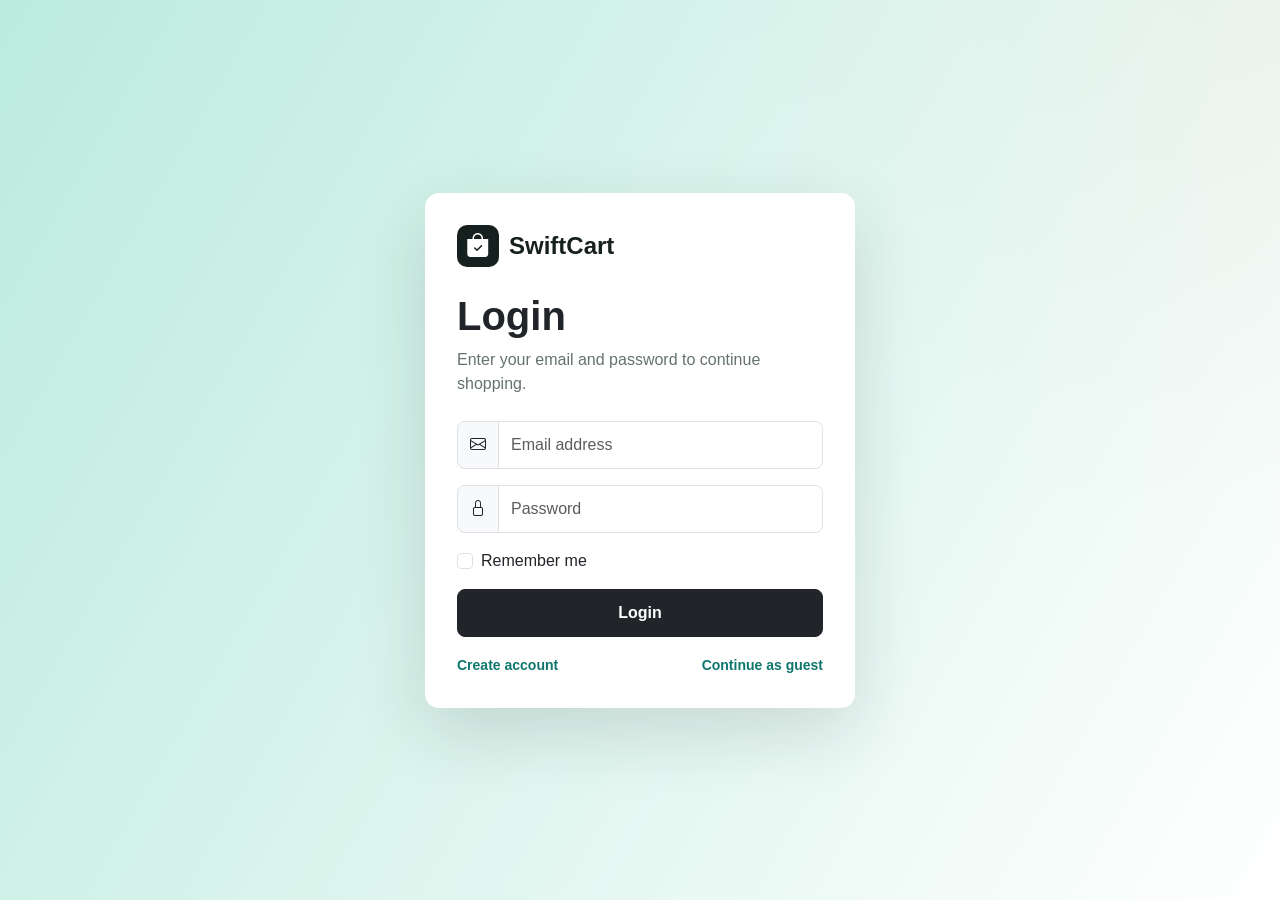
<file: frontend/login.html>
<!doctype html>
<html lang="en">
<head>
  <meta charset="utf-8">
  <meta name="viewport" content="width=device-width, initial-scale=1">
  <title>Login - SwiftCart</title>
  <link href="https://cdn.jsdelivr.net/npm/bootstrap@5.3.3/dist/css/bootstrap.min.css" rel="stylesheet">
  <link href="https://cdn.jsdelivr.net/npm/bootstrap-icons@1.11.3/font/bootstrap-icons.css" rel="stylesheet">

  <style>
    body {
      min-height: 100vh;
      background:
        linear-gradient(120deg, rgba(184,234,220,0.95), rgba(255,255,255,0.85)),
        radial-gradient(circle at top right, rgba(255,139,107,0.45), transparent 35%);
      font-family: Arial, Helvetica, sans-serif;
      display: flex;
      align-items: center;
      justify-content: center;
      padding: 25px;
    }

    .login-card {
      width: 100%;
      max-width: 430px;
      background: white;
      border-radius: 14px;
      padding: 32px;
      box-shadow: 0 24px 70px rgba(22,33,31,0.14);
    }

    .brand {
      display: flex;
      align-items: center;
      gap: 10px;
      font-weight: 900;
      font-size: 24px;
      color: #16211f;
      text-decoration: none;
      margin-bottom: 25px;
    }

    .brand span {
      width: 42px;
      height: 42px;
      border-radius: 10px;
      background: #16211f;
      color: white;
      display: inline-flex;
      align-items: center;
      justify-content: center;
    }

    h1 {
      font-weight: 900;
      margin-bottom: 8px;
    }

    .subtitle {
      color: #65726f;
      margin-bottom: 25px;
    }

    .form-control {
      height: 48px;
      border-radius: 8px;
    }

    .input-group-text {
      border-radius: 8px 0 0 8px;
    }

    .btn-dark {
      height: 48px;
      border-radius: 8px;
      font-weight: 800;
    }

    .btn-dark:disabled {
      opacity: 0.6;
      cursor: not-allowed;
    }

    .links {
      display: flex;
      justify-content: space-between;
      margin-top: 18px;
      font-size: 14px;
    }

    .links a {
      text-decoration: none;
      font-weight: 700;
      color: #0f766e;
    }

    #message {
      margin-top: 15px;
      font-size: 14px;
      font-weight: 700;
      padding: 10px 12px;
      border-radius: 6px;
      display: none;
    }

    #message.show {
      display: block;
    }

    .spinner-border {
      width: 1.2rem;
      height: 1.2rem;
      margin-right: 8px;
    }
  </style>
</head>
<body>

<section class="login-card">
  <a href="index.html" class="brand">
    <span><i class="bi bi-bag-check-fill"></i></span>
    SwiftCart
  </a>

  <h1>Login</h1>
  <p class="subtitle">Enter your email and password to continue shopping.</p>

  <form id="loginForm">
    <div class="input-group mb-3">
      <span class="input-group-text"><i class="bi bi-envelope"></i></span>
      <input type="email" id="email" class="form-control" placeholder="Email address" required>
    </div>

    <div class="input-group mb-3">
      <span class="input-group-text"><i class="bi bi-lock"></i></span>
      <input type="password" id="password" class="form-control" placeholder="Password" required>
    </div>

    <div class="form-check mb-3">
      <input class="form-check-input" type="checkbox" id="remember">
      <label class="form-check-label" for="remember">Remember me</label>
    </div>

    <button type="submit" id="submitBtn" class="btn btn-dark w-100">
      <span class="spinner-border spinner-border-sm d-none" id="spinner" role="status"></span>
      <span id="btnText">Login</span>
    </button>
  </form>

  <div id="message"></div>

  <div class="links">
    <a href="register.html">Create account</a>
    <a href="products.html">Continue as guest</a>
  </div>
</section>

<script>
  const API_URL = 'http://localhost:8080';

  document.getElementById("loginForm").addEventListener("submit", async function(event) {
    event.preventDefault();

    const email     = document.getElementById("email").value.trim();
    const password  = document.getElementById("password").value.trim();
    const submitBtn = document.getElementById("submitBtn");
    const btnText   = document.getElementById("btnText");
    const spinner   = document.getElementById("spinner");

    if (!email || !password) {
      showMessage("Please enter email and password.", "danger");
      return;
    }

    if (password.length < 4) {
      showMessage("Password must contain at least 4 characters.", "danger");
      return;
    }

    // Show loading
    submitBtn.disabled = true;
    btnText.textContent = 'Logging in...';
    spinner.classList.remove('d-none');

    try {
      const response = await fetch(`${API_URL}/api/users/login`, {
        method: 'POST',
        headers: { 'Content-Type': 'application/json' },
        body: JSON.stringify({ email, password })
      });

      const data = await response.json();

      if (response.ok && data.id) {
        // Save user to localStorage
        localStorage.setItem('fs_user', JSON.stringify({
          id: data.id,
          name: data.name,
          email: data.email,
          phone: data.phone,
          address: data.address
        }));

        showMessage("✓ Login successful! Redirecting...", "success");

        setTimeout(() => {
          window.location.href = "products.html";
        }, 900);

      } else {
        showMessage("✗ " + (data.error || "Invalid email or password!"), "danger");
        resetBtn();
      }

    } catch (error) {
      console.error('Login error:', error);
      showMessage("✗ Connection error. Please check if the server is running.", "danger");
      resetBtn();
    }

    function resetBtn() {
      submitBtn.disabled = false;
      btnText.textContent = 'Login';
      spinner.classList.add('d-none');
    }
  });

  function showMessage(text, type) {
    const msg = document.getElementById("message");
    msg.textContent = text;
    msg.className = `show alert alert-${type}`;
    msg.style.display = 'block';
  }
</script>

</body>
</html>
</file>
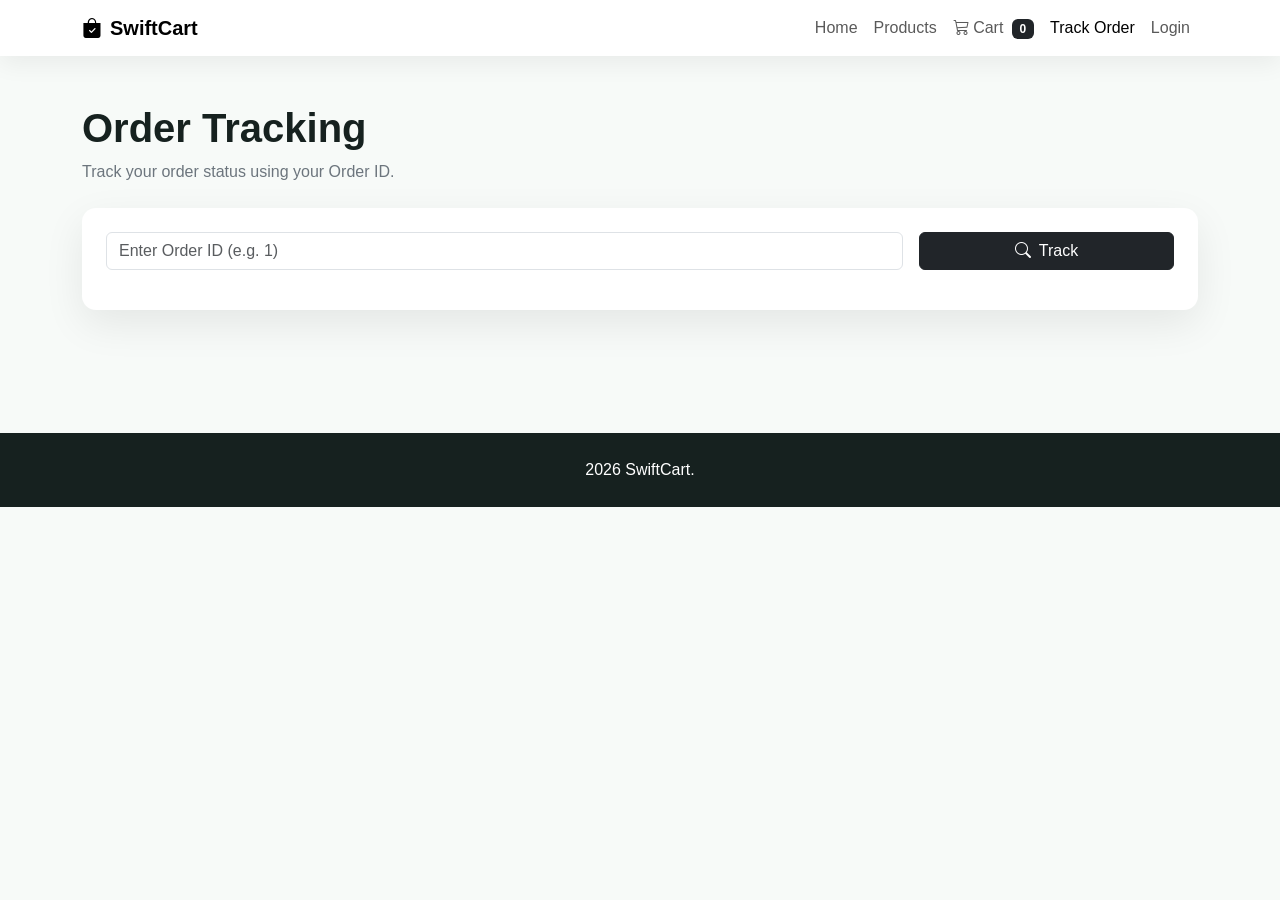
<file: frontend/order-tracking.html>
<!doctype html>
<html lang="en">
<head>
  <meta charset="utf-8">
  <meta name="viewport" content="width=device-width, initial-scale=1">
  <title>Order Tracking - SwiftCart</title>
  <link href="https://cdn.jsdelivr.net/npm/bootstrap@5.3.3/dist/css/bootstrap.min.css" rel="stylesheet">
  <link href="https://cdn.jsdelivr.net/npm/bootstrap-icons@1.11.3/font/bootstrap-icons.css" rel="stylesheet">
  <style>
    body { background:#f7faf8; font-family:Arial,Helvetica,sans-serif; color:#16211f; }
    .navbar { background:white; box-shadow:0 8px 25px rgba(0,0,0,0.06); }
    .navbar-brand { font-weight:900; }
    .tracking-box { background:white; border-radius:14px; padding:30px; box-shadow:0 14px 40px rgba(0,0,0,0.08); }
    .search-box { background:white; border-radius:14px; padding:24px; box-shadow:0 14px 40px rgba(0,0,0,0.08); margin-bottom:25px; }
    .step { display:flex; gap:18px; position:relative; padding-bottom:30px; }
    .step:not(:last-child)::before { content:""; position:absolute; left:20px; top:42px; width:3px; height:calc(100% - 40px); background:#dbe4e1; }
    .step-icon { width:42px; height:42px; border-radius:50%; background:#198754; color:white; display:flex; align-items:center; justify-content:center; z-index:2; flex-shrink:0; }
    .step.pending .step-icon { background:#f59e0b; }
    .step.waiting .step-icon { background:#d1d5db; color:#374151; }
    .step h5 { font-weight:900; margin-bottom:5px; }
    .step p { color:#65726f; margin-bottom:0; }
    .order-card { background:#f8fafc; border:1px solid #dbe4e1; border-radius:10px; padding:18px; margin-bottom:22px; }
    .badge-status { padding:6px 12px; border-radius:999px; font-size:12px; font-weight:800; }
    .PENDING   { background:#fef3c7; color:#92400e; }
    .SHIPPED   { background:#dbeafe; color:#1d4ed8; }
    .DELIVERED { background:#dcfce7; color:#166534; }
    .CANCELLED { background:#fee2e2; color:#b91c1c; }
    footer { margin-top:50px; background:#16211f; color:white; padding:25px 0; }
  </style>
</head>
<body>

<nav class="navbar navbar-expand-lg sticky-top">
  <div class="container">
    <a class="navbar-brand" href="index.html"><i class="bi bi-bag-check-fill me-2"></i>SwiftCart</a>
    <button class="navbar-toggler" data-bs-toggle="collapse" data-bs-target="#nav"><span class="navbar-toggler-icon"></span></button>
    <div class="collapse navbar-collapse" id="nav">
      <ul class="navbar-nav ms-auto align-items-center">
        <li class="nav-item"><a class="nav-link" href="index.html">Home</a></li>
        <li class="nav-item"><a class="nav-link" href="products.html">Products</a></li>
        <li class="nav-item"><a class="nav-link" href="cart.html"><i class="bi bi-cart3"></i> Cart <span class="badge bg-dark ms-1" id="cart-count">0</span></a></li>
        <li class="nav-item"><a class="nav-link active" href="order-tracking.html">Track Order</a></li>
        <li class="nav-item" id="navAuthItem"><a class="nav-link" href="login.html">Login</a></li>
      </ul>
    </div>
  </div>
</nav>

<main class="container py-5">
  <div class="mb-4">
    <h1 class="fw-bold">Order Tracking</h1>
    <p class="text-secondary">Track your order status using your Order ID.</p>
  </div>

  <div class="search-box">
    <div class="row g-3">
      <div class="col-md-9">
        <input type="number" id="orderIdInput" class="form-control" placeholder="Enter Order ID (e.g. 1)">
      </div>
      <div class="col-md-3">
        <button class="btn btn-dark w-100" onclick="trackOrder()">
          <i class="bi bi-search me-2"></i>Track
        </button>
      </div>
    </div>
    <div id="trackMessage" class="mt-3 small"></div>
  </div>

  <div id="trackingResult" class="d-none">
    <div class="tracking-box">
      <div class="order-card" id="orderInfo"></div>
      <div id="orderSteps"></div>
    </div>

    <!-- My Orders -->
    <div class="mt-4">
      <h5 class="fw-bold mb-3">My Orders</h5>
      <div id="myOrders"></div>
    </div>
  </div>

</main>

<footer>
  <div class="container text-center"><p class="mb-0">2026 SwiftCart.</p></div>
</footer>

<script src="https://cdn.jsdelivr.net/npm/bootstrap@5.3.3/dist/js/bootstrap.bundle.min.js"></script>
<script>
  const API_URL = 'http://localhost:8080/api';

  function getCart() { return JSON.parse(localStorage.getItem('fs_cart') || '[]'); }
  function getUser() { return JSON.parse(localStorage.getItem('fs_user') || 'null'); }

  function updateCartBadge() {
    const total = getCart().reduce((s,i) => s + i.qty, 0);
    document.querySelectorAll('#cart-count').forEach(el => el.textContent = total);
  }

  function updateNav() {
    const user = getUser();
    const navItem = document.getElementById('navAuthItem');
    if (user) {
      navItem.innerHTML = `<div class="nav-link d-flex align-items-center gap-2"><span style="font-weight:800;">${user.name}</span><button class="btn btn-sm btn-outline-dark" onclick="logout()">Logout</button></div>`;
    }
  }
  function logout() { localStorage.removeItem('fs_user'); window.location.href = 'login.html'; }

  const STATUS_STEPS = ['PENDING','CONFIRMED','PACKED','SHIPPED','DELIVERED'];

  function renderSteps(currentStatus) {
    const icons = ['bi-cart-check','bi-check-circle','bi-box-seam','bi-truck','bi-house-check'];
    const labels = ['Order Placed','Order Confirmed','Packed','Shipped','Delivered'];
    const descs  = [
      'Your order has been received.',
      'Seller confirmed your order.',
      'Your product has been packed.',
      'Your order is on the way.',
      'Order delivered successfully!'
    ];
    const currentIdx = STATUS_STEPS.indexOf(currentStatus);

    return labels.map((label, i) => {
      let cls = 'step waiting';
      if (i < currentIdx) cls = 'step';
      else if (i === currentIdx) cls = 'step pending';
      const iconStyle = i < currentIdx ? 'background:#198754' : i === currentIdx ? 'background:#f59e0b' : 'background:#d1d5db;color:#374151';
      return `
        <div class="${cls}">
          <div class="step-icon" style="${iconStyle}"><i class="bi ${icons[i]}"></i></div>
          <div><h5>${label}</h5><p>${descs[i]}</p></div>
        </div>`;
    }).join('');
  }

  async function trackOrder() {
    const id = document.getElementById('orderIdInput').value.trim();
    const msgDiv = document.getElementById('trackMessage');

    if (!id) {
      msgDiv.className = 'mt-3 small text-danger';
      msgDiv.textContent = 'Please enter an Order ID.';
      return;
    }

    msgDiv.className = 'mt-3 small text-secondary';
    msgDiv.textContent = 'Searching...';

    try {
      const res  = await fetch(`${API_URL}/orders/${id}`);
      if (!res.ok) throw new Error('Not found');
      const order = await res.json();

      msgDiv.className = 'mt-3 small text-success fw-bold';
      msgDiv.textContent = 'Order found!';

      document.getElementById('orderInfo').innerHTML = `
        <div class="row">
          <div class="col-md-3"><b>Order ID</b><p class="mb-0 text-secondary">#${order.id}</p></div>
          <div class="col-md-3"><b>Customer</b><p class="mb-0 text-secondary">${order.user?.name || 'N/A'}</p></div>
          <div class="col-md-2"><b>Total</b><p class="mb-0 text-secondary">&#8377;${order.totalAmount}</p></div>
          <div class="col-md-2"><b>Payment</b><p class="mb-0 text-secondary">${order.paymentMode || 'COD'}</p></div>
          <div class="col-md-2"><b>Status</b><p class="mb-0"><span class="badge-status ${order.status}">${order.status}</span></p></div>
        </div>`;

      document.getElementById('orderSteps').innerHTML = renderSteps(order.status || 'PENDING');
      document.getElementById('trackingResult').classList.remove('d-none');
      loadMyOrders();

    } catch(e) {
      msgDiv.className = 'mt-3 small text-danger';
      msgDiv.textContent = 'Order not found. Please check the Order ID.';
      document.getElementById('trackingResult').classList.add('d-none');
    }
  }

  async function loadMyOrders() {
    const user = getUser();
    if (!user) return;
    try {
      const res    = await fetch(`${API_URL}/orders/user/${user.id}`);
      const orders = await res.json();
      const div    = document.getElementById('myOrders');
      if (!orders.length) { div.innerHTML = '<p class="text-secondary">No orders yet.</p>'; return; }
      div.innerHTML = `
        <div class="table-responsive">
          <table class="table align-middle bg-white rounded shadow-sm">
            <thead><tr><th>Order ID</th><th>Total</th><th>Payment</th><th>Status</th><th>Track</th></tr></thead>
            <tbody>
              ${orders.map(o => `
                <tr>
                  <td>#${o.id}</td>
                  <td>&#8377;${o.totalAmount}</td>
                  <td>${o.paymentMode || 'COD'}</td>
                  <td><span class="badge-status ${o.status}">${o.status}</span></td>
                  <td><button class="btn btn-sm btn-outline-dark" onclick="document.getElementById('orderIdInput').value=${o.id};trackOrder()">Track</button></td>
                </tr>`).join('')}
            </tbody>
          </table>
        </div>`;
    } catch(e) { console.error(e); }
  }

  // Auto-track from URL or last order
  function init() {
    updateCartBadge();
    updateNav();

    const params  = new URLSearchParams(window.location.search);
    const orderId = params.get('orderId') || localStorage.getItem('last_order_id');
    if (orderId) {
      document.getElementById('orderIdInput').value = orderId;
      trackOrder();
    }

    // Also load my orders list
    loadMyOrders();
  }

  init();
</script>
</body>
</html>
</file>
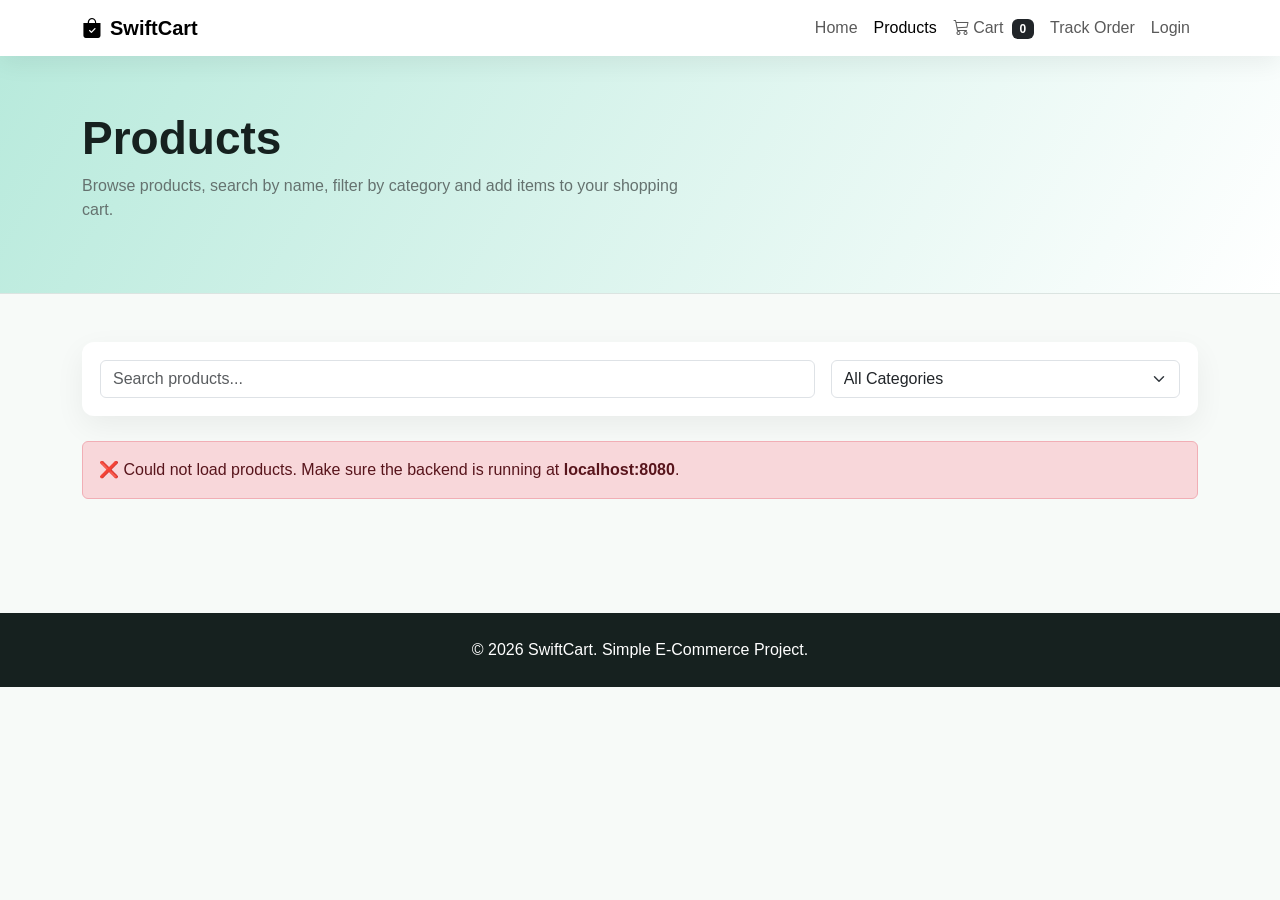
<file: frontend/products.html>
<!doctype html>
<html lang="en">
<head>
  <meta charset="utf-8">
  <meta name="viewport" content="width=device-width, initial-scale=1">
  <title>Products - SwiftCart</title>
  <link href="https://cdn.jsdelivr.net/npm/bootstrap@5.3.3/dist/css/bootstrap.min.css" rel="stylesheet">
  <link href="https://cdn.jsdelivr.net/npm/bootstrap-icons@1.11.3/font/bootstrap-icons.css" rel="stylesheet">
  <style>
    body { background: #f7faf8; font-family: Arial, Helvetica, sans-serif; color: #16211f; }
    .navbar { background: white; box-shadow: 0 8px 25px rgba(0,0,0,0.06); }
    .navbar-brand { font-weight: 900; }
    .page-header { background: linear-gradient(120deg, #b8eadc, #ffffff); padding: 55px 0; border-bottom: 1px solid #dbe4e1; }
    .page-header h1 { font-size: 46px; font-weight: 900; }
    .page-header p { color: #65726f; max-width: 600px; }
    .filter-box { background: white; border-radius: 12px; padding: 18px; box-shadow: 0 10px 30px rgba(0,0,0,0.06); margin-bottom: 25px; }
    .product-card { background: white; border-radius: 12px; padding: 18px; height: 100%; box-shadow: 0 14px 40px rgba(0,0,0,0.08); transition: 0.2s; }
    .product-card:hover { transform: translateY(-5px); }
    .product-img { height: 170px; background: linear-gradient(145deg, #b8eadc, #f7c948); border-radius: 12px; display: flex; align-items: center; justify-content: center; font-size: 64px; margin-bottom: 16px; overflow: hidden; }
    .product-img img { width: 100%; height: 100%; object-fit: cover; border-radius: 12px; }
    .product-card h4 { font-weight: 900; font-size: 20px; }
    .product-card p { color: #65726f; min-height: 48px; }
    .price { font-weight: 900; font-size: 22px; margin-bottom: 14px; }
    .original-price { text-decoration: line-through; color: #aaa; font-size: 15px; font-weight: 400; margin-left: 8px; }
    .discount-badge { background: #fee2e2; color: #b91c1c; padding: 3px 8px; border-radius: 999px; font-size: 12px; font-weight: 800; margin-left: 8px; }
    .badge-category { background: #dcfce7; color: #166534; padding: 6px 10px; border-radius: 999px; font-size: 12px; font-weight: 800; }
    .stock-badge { font-size: 12px; font-weight: 700; padding: 3px 8px; border-radius: 999px; }
    .in-stock { background: #dcfce7; color: #166534; }
    .out-stock { background: #fee2e2; color: #b91c1c; }
    .skeleton { background: linear-gradient(90deg, #e8e8e8 25%, #f5f5f5 50%, #e8e8e8 75%); background-size: 200% 100%; animation: shimmer 1.2s infinite; border-radius: 8px; }
    @keyframes shimmer { 0% { background-position: 200% 0; } 100% { background-position: -200% 0; } }
    footer { margin-top: 50px; background: #16211f; color: white; padding: 25px 0; }
    #toast-wrap { position: fixed; bottom: 24px; right: 24px; z-index: 9999; display: flex; flex-direction: column; gap: 10px; }
    .toast-msg { background: #16211f; color: white; padding: 12px 20px; border-radius: 8px; font-weight: 700; font-size: 14px; box-shadow: 0 8px 25px rgba(0,0,0,0.2); animation: slideIn 0.3s ease; }
    @keyframes slideIn { from { transform: translateX(100px); opacity: 0; } to { transform: translateX(0); opacity: 1; } }
  </style>
</head>
<body>

<nav class="navbar navbar-expand-lg sticky-top">
  <div class="container">
    <a class="navbar-brand" href="index.html"><i class="bi bi-bag-check-fill me-2"></i>SwiftCart</a>
    <button class="navbar-toggler" data-bs-toggle="collapse" data-bs-target="#nav"><span class="navbar-toggler-icon"></span></button>
    <div class="collapse navbar-collapse" id="nav">
      <ul class="navbar-nav ms-auto align-items-center">
        <li class="nav-item"><a class="nav-link" href="index.html">Home</a></li>
        <li class="nav-item"><a class="nav-link active" href="products.html">Products</a></li>
        <li class="nav-item">
          <a class="nav-link" href="cart.html">
            <i class="bi bi-cart3"></i> Cart
            <span class="badge bg-dark ms-1" id="cart-count">0</span>
          </a>
        </li>
        <li class="nav-item"><a class="nav-link" href="order-tracking.html">Track Order</a></li>
        <li class="nav-item" id="navAuthItem"><a class="nav-link" href="login.html">Login</a></li>
      </ul>
    </div>
  </div>
</nav>

<header class="page-header">
  <div class="container">
    <h1>Products</h1>
    <p>Browse products, search by name, filter by category and add items to your shopping cart.</p>
  </div>
</header>

<main class="container py-5">
  <div class="filter-box">
    <div class="row g-3">
      <div class="col-md-8">
        <input type="text" id="searchInput" class="form-control" placeholder="Search products...">
      </div>
      <div class="col-md-4">
        <select id="categoryFilter" class="form-select">
          <option value="">All Categories</option>
        </select>
      </div>
    </div>
  </div>

  <div class="row g-4" id="productList">
    ${[1,2,3,4,5,6].map(() => `
      <div class="col-sm-6 col-lg-4">
        <div class="product-card">
          <div class="skeleton" style="height:170px;margin-bottom:16px;"></div>
          <div class="skeleton" style="height:20px;width:60%;margin-bottom:10px;"></div>
          <div class="skeleton" style="height:16px;margin-bottom:6px;"></div>
          <div class="skeleton" style="height:16px;width:80%;margin-bottom:14px;"></div>
          <div class="skeleton" style="height:40px;"></div>
        </div>
      </div>
    `).join('')}
  </div>

  <div id="noProducts" class="alert alert-warning d-none mt-3">No products found.</div>
</main>

<footer>
  <div class="container text-center">
    <p class="mb-0">© 2026 SwiftCart. Simple E-Commerce Project.</p>
  </div>
</footer>

<div id="toast-wrap"></div>

<script src="https://cdn.jsdelivr.net/npm/bootstrap@5.3.3/dist/js/bootstrap.bundle.min.js"></script>
<script>
  const API_URL = 'http://localhost:8080/api';

  let allProducts = [];
  let allCategories = [];

  function getCart() { return JSON.parse(localStorage.getItem('fs_cart') || '[]'); }
  function saveCart(cart) { localStorage.setItem('fs_cart', JSON.stringify(cart)); updateCartBadge(); }
  function updateCartBadge() {
    const total = getCart().reduce((s, i) => s + i.qty, 0);
    document.querySelectorAll('#cart-count').forEach(el => el.textContent = total);
  }
  function addToCart(id, name, price, imageUrl, category) {
    const cart = getCart();
    const existing = cart.find(i => i.id === id);
    if (existing) existing.qty++;
    else cart.push({ id, name, price, img: imageUrl || '', cat: category || '', qty: 1 });
    saveCart(cart);
    showToast('✅ ' + name + ' added to cart!');
  }

  function showToast(msg) {
    const wrap = document.getElementById('toast-wrap');
    const t = document.createElement('div');
    t.className = 'toast-msg';
    t.textContent = msg;
    wrap.appendChild(t);
    setTimeout(() => t.remove(), 3000);
  }

  function updateNav() {
    const user = JSON.parse(localStorage.getItem('fs_user') || 'null');
    const navItem = document.getElementById('navAuthItem');
    if (user) {
      navItem.innerHTML = `
        <div class="nav-link d-flex align-items-center gap-2">
          <a href="profile.html" style="font-weight:800; color:#16211f; text-decoration:none;">
            <i class="bi bi-person-circle me-1"></i>${user.name}
          </a>
          <button class="btn btn-sm btn-outline-dark" onclick="logout()">Logout</button>
        </div>`;
    }
  }
  function logout() {
    localStorage.removeItem('fs_user');
    window.location.href = 'login.html';
  }

  function renderProducts(list) {
    const grid = document.getElementById('productList');
    const noMsg = document.getElementById('noProducts');

    if (list.length === 0) {
      grid.innerHTML = '';
      noMsg.classList.remove('d-none');
      return;
    }
    noMsg.classList.add('d-none');

    grid.innerHTML = list.map(p => {
      const discountedPrice = p.discount ? Math.round(p.price - (p.price * p.discount / 100)) : p.price;
      const imgHtml = p.imageUrl
        ? `<img src="${p.imageUrl}" alt="${p.name}" onerror="this.parentElement.innerHTML='<i class=\\'bi bi-box-seam\\'></i>'">`
        : `<i class="bi bi-box-seam"></i>`;
      const stockHtml = p.stock > 0
        ? `<span class="stock-badge in-stock">In Stock (${p.stock})</span>`
        : `<span class="stock-badge out-stock">Out of Stock</span>`;
      const priceHtml = p.discount
        ? `₹${discountedPrice} <span class="original-price">₹${p.price}</span><span class="discount-badge">${p.discount}% OFF</span>`
        : `₹${p.price}`;

      return `
        <div class="col-sm-6 col-lg-4">
          <div class="product-card">
            <div class="product-img">${imgHtml}</div>
            <div class="d-flex align-items-center gap-2 mb-2">
              <span class="badge-category">${p.category?.name || 'General'}</span>
              ${stockHtml}
            </div>
            <h4 class="mt-2">${p.name}</h4>
            <p>${p.description || ''}</p>
            <div class="price">${priceHtml}</div>
            <button class="btn btn-dark w-100"
              ${p.stock === 0 ? 'disabled' : ''}
              onclick="addToCart(${p.id}, '${p.name.replace(/'/g, "\\'")}', ${discountedPrice}, '${p.imageUrl || ''}', '${p.category?.name || ''}')">
              <i class="bi bi-cart-plus me-2"></i>${p.stock === 0 ? 'Out of Stock' : 'Add to Cart'}
            </button>
          </div>
        </div>`;
    }).join('');
  }

  function applyFilter() {
    const search = document.getElementById('searchInput').value.toLowerCase();
    const catId = document.getElementById('categoryFilter').value;
    const filtered = allProducts.filter(p => {
      const matchSearch = p.name.toLowerCase().includes(search) || (p.description || '').toLowerCase().includes(search);
      const matchCat = !catId || String(p.category?.id) === catId;
      return matchSearch && matchCat;
    });
    renderProducts(filtered);
  }

  async function loadCategories() {
    try {
      const res = await fetch(`${API_URL}/categories`);
      const cats = await res.json();
      allCategories = cats;
      const sel = document.getElementById('categoryFilter');
      cats.forEach(c => {
        const opt = document.createElement('option');
        opt.value = c.id;
        opt.textContent = c.name;
        sel.appendChild(opt);
      });
    } catch (e) { console.warn('Could not load categories:', e); }
  }

  async function loadProducts() {
    try {
      const res = await fetch(`${API_URL}/products`);
      if (!res.ok) throw new Error('Failed to fetch products');
      allProducts = await res.json();
      renderProducts(allProducts);
    } catch (e) {
      console.error('Error loading products:', e);
      document.getElementById('productList').innerHTML = `
        <div class="col-12">
          <div class="alert alert-danger">
            ❌ Could not load products. Make sure the backend is running at <strong>localhost:8080</strong>.
          </div>
        </div>`;
    }
  }

  document.getElementById('searchInput').addEventListener('input', applyFilter);
  document.getElementById('categoryFilter').addEventListener('change', applyFilter);

  updateCartBadge();
  updateNav();
  loadCategories();
  loadProducts();
</script>
</body>
</html>
</file>
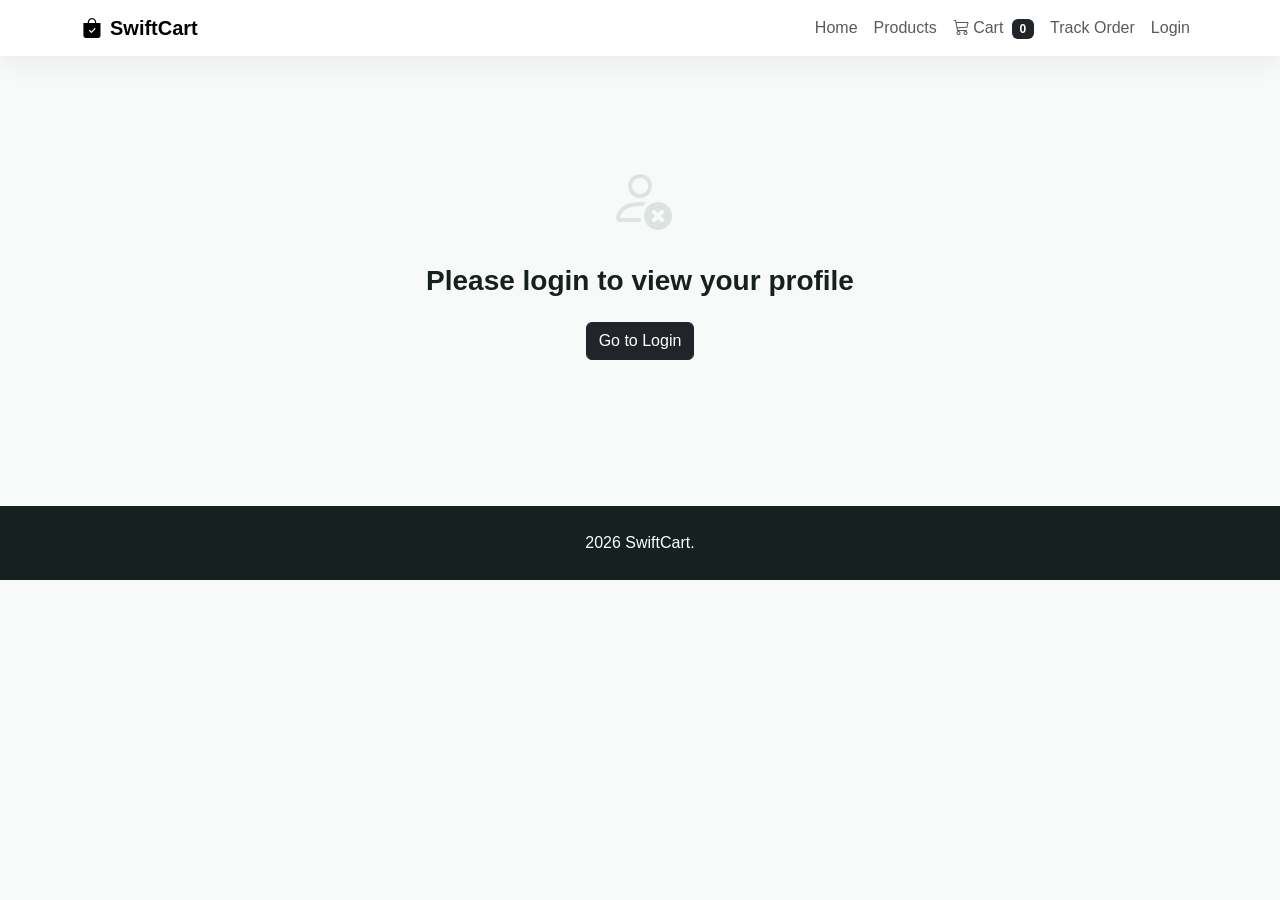
<file: frontend/profile.html>
<!doctype html>
<html lang="en">
<head>
  <meta charset="utf-8">
  <meta name="viewport" content="width=device-width, initial-scale=1">
  <title>My Profile - SwiftCart</title>
  <link href="https://cdn.jsdelivr.net/npm/bootstrap@5.3.3/dist/css/bootstrap.min.css" rel="stylesheet">
  <link href="https://cdn.jsdelivr.net/npm/bootstrap-icons@1.11.3/font/bootstrap-icons.css" rel="stylesheet">
  <style>
    body { background:#f7faf8; font-family:Arial,Helvetica,sans-serif; color:#16211f; }
    .navbar { background:white; box-shadow:0 8px 25px rgba(0,0,0,0.06); }
    .navbar-brand { font-weight:900; }
    .profile-box { background:white; border-radius:14px; padding:30px; box-shadow:0 14px 40px rgba(0,0,0,0.08); }
    .avatar { width:90px; height:90px; border-radius:50%; background:#16211f; color:white; display:flex; align-items:center; justify-content:center; font-size:34px; font-weight:900; }
    .form-control { border-radius:8px; }
    .badge-status { padding:6px 12px; border-radius:999px; font-size:12px; font-weight:800; }
    .PENDING   { background:#fef3c7; color:#92400e; }
    .SHIPPED   { background:#dbeafe; color:#1d4ed8; }
    .DELIVERED { background:#dcfce7; color:#166534; }
    .CANCELLED { background:#fee2e2; color:#b91c1c; }
    .order-row { background:#f8fafc; border:1px solid #dbe4e1; border-radius:10px; padding:16px; margin-bottom:12px; }
    .nav-tabs .nav-link.active { font-weight:800; border-bottom:3px solid #16211f; }
    footer { margin-top:50px; background:#16211f; color:white; padding:25px 0; }
    #toast-wrap { position:fixed; bottom:24px; right:24px; z-index:9999; }
    .toast-msg { background:#16211f; color:white; padding:12px 20px; border-radius:8px; font-weight:700; font-size:14px; box-shadow:0 8px 25px rgba(0,0,0,0.2); margin-top:10px; }
  </style>
</head>
<body>

<nav class="navbar navbar-expand-lg sticky-top">
  <div class="container">
    <a class="navbar-brand" href="index.html"><i class="bi bi-bag-check-fill me-2"></i>SwiftCart</a>
    <button class="navbar-toggler" data-bs-toggle="collapse" data-bs-target="#nav"><span class="navbar-toggler-icon"></span></button>
    <div class="collapse navbar-collapse" id="nav">
      <ul class="navbar-nav ms-auto align-items-center">
        <li class="nav-item"><a class="nav-link" href="index.html">Home</a></li>
        <li class="nav-item"><a class="nav-link" href="products.html">Products</a></li>
        <li class="nav-item"><a class="nav-link" href="cart.html"><i class="bi bi-cart3"></i> Cart <span class="badge bg-dark ms-1" id="cart-count">0</span></a></li>
        <li class="nav-item"><a class="nav-link" href="order-tracking.html">Track Order</a></li>
        <li class="nav-item" id="navAuthItem"><a class="nav-link" href="login.html">Login</a></li>
      </ul>
    </div>
  </div>
</nav>

<main class="container py-5">

  <div id="notLoggedIn" class="text-center py-5 d-none">
    <i class="bi bi-person-x" style="font-size:64px;color:#dbe4e1;"></i>
    <h3 class="fw-bold mt-3">Please login to view your profile</h3>
    <a href="login.html" class="btn btn-dark mt-3">Go to Login</a>
  </div>

  <div id="profileContent" class="d-none">
    <div class="row g-4">

      <!-- Profile Card -->
      <div class="col-lg-4">
        <div class="profile-box text-center">
          <div class="avatar mx-auto mb-3" id="avatarLetter">U</div>
          <h4 class="fw-bold mb-0" id="displayName">—</h4>
          <p class="text-secondary" id="displayEmail">—</p>
          <button class="btn btn-outline-dark w-100 mt-2" data-bs-toggle="modal" data-bs-target="#editModal">
            <i class="bi bi-pencil me-2"></i>Edit Profile
          </button>
          <button class="btn btn-outline-danger w-100 mt-2" onclick="logout()">
            <i class="bi bi-box-arrow-right me-2"></i>Logout
          </button>
        </div>
      </div>

      <!-- Details + Orders -->
      <div class="col-lg-8">
        <div class="profile-box mb-4">
          <h5 class="fw-bold mb-3">Account Details</h5>
          <div class="row g-3">
            <div class="col-md-6">
              <small class="text-secondary fw-bold">Full Name</small>
              <p class="mb-0" id="infoName">—</p>
            </div>
            <div class="col-md-6">
              <small class="text-secondary fw-bold">Email</small>
              <p class="mb-0" id="infoEmail">—</p>
            </div>
            <div class="col-md-6">
              <small class="text-secondary fw-bold">Phone</small>
              <p class="mb-0" id="infoPhone">—</p>
            </div>
            <div class="col-md-6">
              <small class="text-secondary fw-bold">Address</small>
              <p class="mb-0" id="infoAddress">—</p>
            </div>
          </div>
        </div>

        <div class="profile-box">
          <h5 class="fw-bold mb-3"><i class="bi bi-clock-history me-2"></i>My Order History</h5>
          <div id="ordersList">
            <p class="text-secondary">Loading orders...</p>
          </div>
        </div>
      </div>

    </div>
  </div>
</main>

<!-- Edit Profile Modal -->
<div class="modal fade" id="editModal" tabindex="-1">
  <div class="modal-dialog">
    <div class="modal-content">
      <div class="modal-header">
        <h5 class="modal-title fw-bold">Edit Profile</h5>
        <button type="button" class="btn-close" data-bs-dismiss="modal"></button>
      </div>
      <div class="modal-body">
        <div class="mb-3">
          <label class="form-label fw-bold">Full Name</label>
          <input type="text" id="editName" class="form-control">
        </div>
        <div class="mb-3">
          <label class="form-label fw-bold">Email</label>
          <input type="email" id="editEmail" class="form-control">
        </div>
        <div class="mb-3">
          <label class="form-label fw-bold">Phone</label>
          <input type="tel" id="editPhone" class="form-control">
        </div>
        <div class="mb-3">
          <label class="form-label fw-bold">Address</label>
          <textarea id="editAddress" class="form-control" rows="3"></textarea>
        </div>
        <div class="mb-3">
          <label class="form-label fw-bold">New Password <span class="text-secondary small">(leave blank to keep current)</span></label>
          <input type="password" id="editPassword" class="form-control" placeholder="••••••••">
        </div>
        <div id="editMessage" class="d-none"></div>
      </div>
      <div class="modal-footer">
        <button class="btn btn-outline-secondary" data-bs-dismiss="modal">Cancel</button>
        <button class="btn btn-dark px-4" onclick="saveProfile()">
          <span id="saveBtnText">Save Changes</span>
          <span id="saveSpinner" class="spinner-border spinner-border-sm d-none"></span>
        </button>
      </div>
    </div>
  </div>
</div>

<footer><div class="container text-center"><p class="mb-0">2026 SwiftCart.</p></div></footer>
<div id="toast-wrap"></div>

<script src="https://cdn.jsdelivr.net/npm/bootstrap@5.3.3/dist/js/bootstrap.bundle.min.js"></script>
<script>
  const API_URL = 'http://localhost:8080/api';

  function getCart() { return JSON.parse(localStorage.getItem('fs_cart') || '[]'); }
  function getUser() { return JSON.parse(localStorage.getItem('fs_user') || 'null'); }
  function setUser(u) { localStorage.setItem('fs_user', JSON.stringify(u)); }

  function updateCartBadge() {
    const total = getCart().reduce((s,i) => s + i.qty, 0);
    document.querySelectorAll('#cart-count').forEach(el => el.textContent = total);
  }

  function updateNav() {
    const user = getUser();
    const navItem = document.getElementById('navAuthItem');
    if (user) {
      navItem.innerHTML = `<a class="nav-link fw-bold" href="profile.html"><i class="bi bi-person-circle me-1"></i>${user.name}</a>`;
    }
  }

  function logout() { localStorage.removeItem('fs_user'); window.location.href = 'login.html'; }

  function showToast(msg) {
    const wrap = document.getElementById('toast-wrap');
    const t = document.createElement('div');
    t.className = 'toast-msg'; t.textContent = msg;
    wrap.appendChild(t); setTimeout(() => t.remove(), 3000);
  }

  function loadProfile() {
    const user = getUser();
    if (!user) {
      document.getElementById('notLoggedIn').classList.remove('d-none');
      return;
    }

    document.getElementById('profileContent').classList.remove('d-none');
    document.getElementById('avatarLetter').textContent = user.name?.charAt(0).toUpperCase() || 'U';
    document.getElementById('displayName').textContent = user.name;
    document.getElementById('displayEmail').textContent = user.email;
    document.getElementById('infoName').textContent = user.name;
    document.getElementById('infoEmail').textContent = user.email;
    document.getElementById('infoPhone').textContent = user.phone || '—';
    document.getElementById('infoAddress').textContent = user.address || '—';

    // Fill edit form
    document.getElementById('editName').value = user.name || '';
    document.getElementById('editEmail').value = user.email || '';
    document.getElementById('editPhone').value = user.phone || '';
    document.getElementById('editAddress').value = user.address || '';

    loadOrders(user.id);
  }

  async function loadOrders(userId) {
    const div = document.getElementById('ordersList');
    try {
      const res = await fetch(`${API_URL}/orders/user/${userId}`);
      const orders = await res.json();

      if (!orders.length) {
        div.innerHTML = `
          <div class="text-center py-4">
            <i class="bi bi-bag-x" style="font-size:42px;color:#dbe4e1;"></i>
            <p class="text-secondary mt-2">No orders yet. <a href="products.html">Start shopping!</a></p>
          </div>`;
        return;
      }

      // Sort newest first
      orders.sort((a, b) => b.id - a.id);

      div.innerHTML = orders.map(o => `
        <div class="order-row">
          <div class="d-flex justify-content-between align-items-start flex-wrap gap-2">
            <div>
              <b>Order #${o.id}</b>
              <span class="badge-status ${o.status} ms-2">${o.status}</span>
              <p class="small text-secondary mb-0 mt-1">${o.paymentMode || 'COD'} &middot; ${(o.items||[]).length} item(s)</p>
            </div>
            <div class="text-end">
              <b>&#8377;${o.totalAmount}</b><br>
              <button class="btn btn-sm btn-outline-dark mt-1" onclick="window.location.href='order-tracking.html?orderId=${o.id}'">
                Track Order
              </button>
            </div>
          </div>
          ${o.items && o.items.length ? `
            <div class="mt-2 small text-secondary">
              ${o.items.map(i => `${i.product?.name || 'Product'} &times; ${i.quantity}`).join(', ')}
            </div>` : ''}
        </div>`).join('');

    } catch(e) {
      div.innerHTML = '<p class="text-danger">Could not load orders. Is the backend running?</p>';
    }
  }

  async function saveProfile() {
    const user = getUser();
    const btn = document.getElementById('saveBtnText');
    const spinner = document.getElementById('saveSpinner');
    const msgDiv = document.getElementById('editMessage');

    const updated = {
      name:    document.getElementById('editName').value.trim(),
      email:   document.getElementById('editEmail').value.trim(),
      phone:   document.getElementById('editPhone').value.trim(),
      address: document.getElementById('editAddress').value.trim()
    };

    const newPassword = document.getElementById('editPassword').value.trim();
    if (newPassword) updated.password = newPassword;
    else updated.password = user.password || undefined;

    if (!updated.name || !updated.email) {
      msgDiv.className = 'alert alert-danger';
      msgDiv.textContent = 'Name and Email are required.';
      msgDiv.classList.remove('d-none');
      return;
    }

    btn.classList.add('d-none');
    spinner.classList.remove('d-none');
    msgDiv.classList.add('d-none');

    try {
      const res = await fetch(`${API_URL}/users/${user.id}`, {
        method: 'PUT',
        headers: { 'Content-Type': 'application/json' },
        body: JSON.stringify(updated)
      });

      const data = await res.json();

      if (res.ok && data.id) {
        setUser(data);
        showToast('✓ Profile updated successfully!');
        bootstrap.Modal.getInstance(document.getElementById('editModal')).hide();
        loadProfile();
      } else {
        msgDiv.className = 'alert alert-danger';
        msgDiv.textContent = data.error || 'Update failed.';
        msgDiv.classList.remove('d-none');
      }
    } catch(e) {
      msgDiv.className = 'alert alert-danger';
      msgDiv.textContent = 'Connection error. Is the backend running?';
      msgDiv.classList.remove('d-none');
    }

    btn.classList.remove('d-none');
    spinner.classList.add('d-none');
  }

  updateCartBadge();
  updateNav();
  loadProfile();
</script>
</body>
</html>
</file>
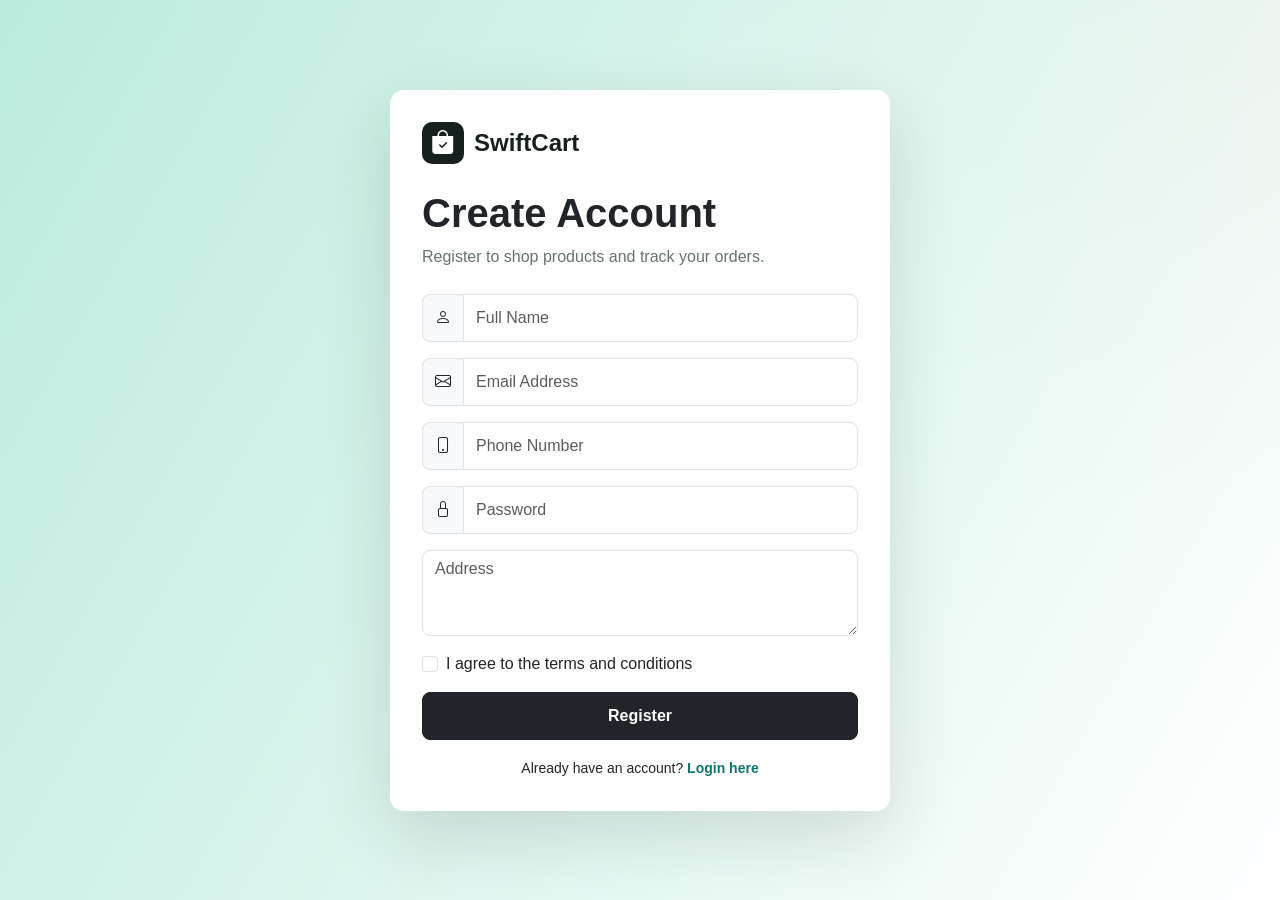
<file: frontend/register.html>
<!doctype html>
<html lang="en">
<head>
  <meta charset="utf-8">
  <meta name="viewport" content="width=device-width, initial-scale=1">
  <title>Register - SwiftCart</title>
  <link href="https://cdn.jsdelivr.net/npm/bootstrap@5.3.3/dist/css/bootstrap.min.css" rel="stylesheet">
  <link href="https://cdn.jsdelivr.net/npm/bootstrap-icons@1.11.3/font/bootstrap-icons.css" rel="stylesheet">

  <style>
    body {
      min-height: 100vh;
      background:
        linear-gradient(120deg, rgba(184,234,220,0.95), rgba(255,255,255,0.88)),
        radial-gradient(circle at top right, rgba(255,139,107,0.42), transparent 35%);
      font-family: Arial, Helvetica, sans-serif;
      display: flex;
      align-items: center;
      justify-content: center;
      padding: 25px;
    }

    .register-card {
      width: 100%;
      max-width: 500px;
      background: white;
      border-radius: 14px;
      padding: 32px;
      box-shadow: 0 24px 70px rgba(22,33,31,0.14);
    }

    .brand {
      display: flex;
      align-items: center;
      gap: 10px;
      font-weight: 900;
      font-size: 24px;
      color: #16211f;
      text-decoration: none;
      margin-bottom: 25px;
    }

    .brand span {
      width: 42px;
      height: 42px;
      border-radius: 10px;
      background: #16211f;
      color: white;
      display: inline-flex;
      align-items: center;
      justify-content: center;
    }

    h1 {
      font-weight: 900;
      margin-bottom: 8px;
    }

    .subtitle {
      color: #65726f;
      margin-bottom: 25px;
    }

    .form-control {
      height: 48px;
      border-radius: 8px;
    }

    textarea.form-control {
      height: auto;
    }

    .input-group-text {
      border-radius: 8px 0 0 8px;
    }

    .btn-dark {
      height: 48px;
      border-radius: 8px;
      font-weight: 800;
    }

    .btn-dark:disabled {
      opacity: 0.6;
      cursor: not-allowed;
    }

    #message {
      margin-top: 15px;
      font-size: 14px;
      font-weight: 700;
      padding: 12px;
      border-radius: 6px;
      display: none;
    }

    #message.show {
      display: block;
    }

    .spinner-border {
      width: 1.2rem;
      height: 1.2rem;
      margin-right: 8px;
    }

    .bottom-link {
      text-align: center;
      margin-top: 18px;
      font-size: 14px;
    }

    .bottom-link a {
      text-decoration: none;
      font-weight: 700;
      color: #0f766e;
    }
  </style>
</head>
<body>

<section class="register-card">
  <a href="index.html" class="brand">
    <span><i class="bi bi-bag-check-fill"></i></span>
    SwiftCart
  </a>

  <h1>Create Account</h1>
  <p class="subtitle">Register to shop products and track your orders.</p>

  <form id="registerForm">
    <div class="input-group mb-3">
      <span class="input-group-text"><i class="bi bi-person"></i></span>
      <input type="text" id="name" class="form-control" placeholder="Full Name" required>
    </div>

    <div class="input-group mb-3">
      <span class="input-group-text"><i class="bi bi-envelope"></i></span>
      <input type="email" id="email" class="form-control" placeholder="Email Address" required>
    </div>

    <div class="input-group mb-3">
      <span class="input-group-text"><i class="bi bi-phone"></i></span>
      <input type="tel" id="phone" class="form-control" placeholder="Phone Number" required>
    </div>

    <div class="input-group mb-3">
      <span class="input-group-text"><i class="bi bi-lock"></i></span>
      <input type="password" id="password" class="form-control" placeholder="Password" required>
    </div>

    <textarea id="address" class="form-control mb-3" rows="3" placeholder="Address" required></textarea>

    <div class="form-check mb-3">
      <input class="form-check-input" type="checkbox" id="terms" required>
      <label class="form-check-label" for="terms">
        I agree to the terms and conditions
      </label>
    </div>

    <button type="submit" id="submitBtn" class="btn btn-dark w-100">
      <span id="spinner" class="spinner-border spinner-border-sm d-none" role="status" aria-hidden="true"></span>
      <span id="btnText">Register</span>
    </button>
  </form>

  <div id="message"></div>

  <div class="bottom-link">
    Already have an account? <a href="login.html">Login here</a>
  </div>
</section>

<script>
  const API_URL = 'http://localhost:8080';

  document.getElementById("registerForm").addEventListener("submit", async function(event) {
    event.preventDefault();

    const name      = document.getElementById("name").value.trim();
    const email     = document.getElementById("email").value.trim();
    const phone     = document.getElementById("phone").value.trim();
    const password  = document.getElementById("password").value.trim();
    const address   = document.getElementById("address").value.trim();
    const submitBtn = document.getElementById("submitBtn");
    const btnText   = document.getElementById("btnText");
    const spinner   = document.getElementById("spinner");

    // Client-side validation
    if (!name || !email || !phone || !password || !address) {
      showMessage("Please fill all fields.", "danger");
      return;
    }

    if (phone.length < 10) {
      showMessage("Enter a valid phone number (at least 10 digits).", "danger");
      return;
    }

    if (password.length < 4) {
      showMessage("Password must contain at least 4 characters.", "danger");
      return;
    }

    // Show loading state
    submitBtn.disabled = true;
    btnText.classList.add('d-none');
    spinner.classList.remove('d-none');

    try {
      const response = await fetch(`${API_URL}/api/users/register`, {
        method: 'POST',
        headers: {
          'Content-Type': 'application/json'
        },
        body: JSON.stringify({ name, email, phone, password, address })
      });

      const data = await response.json();

      if (response.ok && data.id) {
        showMessage("✓ Registration successful! Redirecting to login...", "success");
        localStorage.setItem("user_id", data.id);
        localStorage.setItem("user_email", data.email);
        setTimeout(() => window.location.href = "login.html", 2000);
      } else {
        showMessage("✗ " + (data.error || "Registration failed. Please try again."), "danger");
        resetBtn();
      }

    } catch (error) {
      console.error('Error:', error);
      showMessage("✗ Connection error. Please check if the server is running.", "danger");
      resetBtn();
    }

    function resetBtn() {
      submitBtn.disabled = false;
      btnText.classList.remove('d-none');
      spinner.classList.add('d-none');
    }
  });

  function showMessage(text, type) {
    const messageDiv = document.getElementById("message");
    messageDiv.textContent = text;
    messageDiv.className = `show alert alert-${type}`;
    messageDiv.style.display = 'block';
  }
</script>

</body>
</html>
</file>
<file: frontend/css/style.css>
@import url('https://fonts.googleapis.com/css2?family=Cormorant+Garamond:ital,wght@0,400;0,600;0,700;1,400&family=DM+Sans:wght@300;400;500;600&display=swap');

:root {
  --black: #0c0c0c;
  --black2: #161616;
  --white: #ffffff;
  --cream: #f9f6f1;
  --gold: #c8a96e;
  --gold-dark: #a8893e;
  --gold-light: #ecddb5;
  --gold-muted: rgba(200,169,110,0.15);
  --gray-100: #f3f3f3;
  --gray-200: #e5e5e5;
  --gray-400: #aaaaaa;
  --gray-600: #666666;
  --gray-800: #2b2b2b;
  --danger: #c94040;
  --success: #3a9e5f;
  --info: #3a7bd5;
  --font-display: 'Cormorant Garamond', serif;
  --font-body: 'DM Sans', sans-serif;
  --radius: 14px;
  --radius-sm: 8px;
  --shadow-sm: 0 2px 10px rgba(0,0,0,0.07);
  --shadow-md: 0 6px 24px rgba(0,0,0,0.11);
  --shadow-lg: 0 12px 48px rgba(0,0,0,0.18);
  --transition: all 0.28s cubic-bezier(0.4,0,0.2,1);
}

*,*::before,*::after{box-sizing:border-box;margin:0;padding:0;}
html{scroll-behavior:smooth;}
body{font-family:var(--font-body);background:var(--cream);color:var(--gray-800);font-size:15px;line-height:1.65;overflow-x:hidden;}
img{max-width:100%;display:block;}
a{text-decoration:none;color:inherit;transition:var(--transition);}
ul{list-style:none;}
button,input,select,textarea{font-family:var(--font-body);}
h1,h2,h3,h4,h5{font-family:var(--font-display);line-height:1.15;color:var(--black);}
h1{font-size:clamp(2.2rem,5vw,3.6rem);}
h2{font-size:clamp(1.6rem,3vw,2.4rem);}
h3{font-size:1.35rem;}

/* NAVBAR */
.navbar{background:var(--black)!important;padding:0!important;position:sticky;top:0;z-index:999;border-bottom:1px solid rgba(200,169,110,0.15);}
.navbar .container-fluid,.navbar .container{height:68px;display:flex;align-items:center;justify-content:space-between;padding:0 2rem;}
.navbar-brand{font-family:var(--font-display);font-size:1.7rem;font-weight:700;color:var(--gold)!important;letter-spacing:2px;}
.navbar-brand small{font-size:0.6rem;letter-spacing:4px;text-transform:uppercase;color:var(--gray-400);display:block;font-family:var(--font-body);font-weight:400;margin-top:-4px;}
.nav-links{display:flex;align-items:center;gap:1.75rem;}
.nav-links a{color:var(--gray-400);font-size:0.78rem;font-weight:500;letter-spacing:1.5px;text-transform:uppercase;position:relative;padding-bottom:3px;}
.nav-links a::after{content:'';position:absolute;bottom:0;left:0;width:0;height:1px;background:var(--gold);transition:var(--transition);}
.nav-links a:hover{color:var(--white);}
.nav-links a:hover::after{width:100%;}
.nav-cart{background:var(--gold)!important;color:var(--black)!important;padding:9px 20px!important;border-radius:var(--radius-sm)!important;font-weight:600!important;display:inline-flex;align-items:center;gap:7px;}
.nav-cart::after{display:none!important;}
.nav-cart:hover{background:var(--gold-dark)!important;color:var(--white)!important;}
#cart-count{background:var(--danger);color:#fff;border-radius:50%;width:19px;height:19px;font-size:10px;display:inline-flex;align-items:center;justify-content:center;font-weight:700;}

/* PAGE HEADER */
.page-header{background:var(--black);padding:4rem 0 3.5rem;text-align:center;position:relative;overflow:hidden;}
.page-header::before{content:'';position:absolute;inset:0;background:radial-gradient(ellipse at 50% 120%,rgba(200,169,110,0.12) 0%,transparent 55%);}
.page-header h1{color:var(--white);position:relative;}
.page-header p{color:var(--gray-400);margin-top:0.6rem;position:relative;}

/* HERO */
.hero{background:var(--black);min-height:88vh;display:flex;align-items:center;position:relative;overflow:hidden;}
.hero::before{content:'';position:absolute;inset:0;background:radial-gradient(ellipse 70% 60% at 75% 50%,rgba(200,169,110,0.1) 0%,transparent 65%);}
.hero::after{content:'';position:absolute;bottom:-1px;left:0;right:0;height:100px;background:linear-gradient(to top,var(--cream),transparent);}
.hero-inner{position:relative;z-index:1;max-width:580px;}
.hero-tag{font-size:0.7rem;letter-spacing:4px;text-transform:uppercase;color:var(--gold);font-weight:600;display:flex;align-items:center;gap:12px;margin-bottom:1.5rem;}
.hero-tag::before{content:'';width:36px;height:1px;background:var(--gold);}
.hero h1{color:var(--white);margin-bottom:1.25rem;}
.hero h1 em{color:var(--gold);font-style:italic;}
.hero p{color:var(--gray-400);font-size:1.05rem;margin-bottom:2.5rem;max-width:460px;}
.hero-btns{display:flex;gap:1rem;flex-wrap:wrap;}

/* BUTTONS */
.btn-gold{background:var(--gold);color:var(--black);border:none;padding:13px 30px;font-weight:600;font-size:0.78rem;letter-spacing:1.5px;text-transform:uppercase;border-radius:var(--radius-sm);cursor:pointer;transition:var(--transition);display:inline-flex;align-items:center;gap:8px;}
.btn-gold:hover{background:var(--gold-dark);color:var(--white);transform:translateY(-2px);box-shadow:0 8px 20px rgba(200,169,110,0.35);}
.btn-dark-outline{background:transparent;color:rgba(255,255,255,0.7);border:1px solid rgba(255,255,255,0.2);padding:13px 30px;font-weight:500;font-size:0.78rem;letter-spacing:1.5px;text-transform:uppercase;border-radius:var(--radius-sm);cursor:pointer;transition:var(--transition);}
.btn-dark-outline:hover{border-color:var(--gold);color:var(--gold);}
.btn-black{background:var(--black);color:var(--white);border:none;padding:13px 30px;font-weight:600;font-size:0.78rem;letter-spacing:1.5px;text-transform:uppercase;border-radius:var(--radius-sm);cursor:pointer;transition:var(--transition);}
.btn-black:hover{background:var(--gold);color:var(--black);transform:translateY(-1px);}
.btn-full{width:100%;justify-content:center;}

/* SECTION */
.section{padding:5rem 0;}
.section-bg{background:var(--gray-100);}
.eyebrow{font-size:0.68rem;letter-spacing:4px;text-transform:uppercase;color:var(--gold);font-weight:600;font-family:var(--font-body);margin-bottom:0.6rem;}
.section-heading{font-family:var(--font-display);margin-bottom:2.5rem;}

/* PRODUCT CARDS */
.product-card{background:var(--white);border-radius:var(--radius);overflow:hidden;border:1px solid var(--gray-200);box-shadow:var(--shadow-sm);transition:var(--transition);display:flex;flex-direction:column;height:100%;}
.product-card:hover{transform:translateY(-6px);box-shadow:var(--shadow-lg);border-color:var(--gold-light);}
.product-img{position:relative;height:260px;overflow:hidden;background:var(--gray-100);}
.product-img img{width:100%;height:100%;object-fit:cover;transition:transform 0.5s ease;}
.product-card:hover .product-img img{transform:scale(1.06);}
.product-overlay{position:absolute;inset:0;background:rgba(0,0,0,0.38);display:flex;align-items:center;justify-content:center;opacity:0;transition:var(--transition);}
.product-card:hover .product-overlay{opacity:1;}
.product-overlay-btn{background:var(--gold);color:var(--black);border:none;padding:10px 22px;font-weight:700;font-size:0.72rem;letter-spacing:1.5px;text-transform:uppercase;border-radius:var(--radius-sm);cursor:pointer;}
.product-overlay-btn:hover{background:var(--white);}
.product-badge{position:absolute;top:10px;left:10px;padding:3px 10px;font-size:0.66rem;font-weight:700;letter-spacing:2px;text-transform:uppercase;border-radius:4px;}
.badge-new{background:var(--black);color:var(--gold);}
.badge-sale{background:var(--danger);color:#fff;}
.product-body{padding:1.2rem;flex:1;display:flex;flex-direction:column;}
.product-cat{font-size:0.66rem;letter-spacing:2.5px;text-transform:uppercase;color:var(--gold);font-weight:600;margin-bottom:0.4rem;}
.product-name{font-family:var(--font-display);font-size:1.05rem;flex:1;margin-bottom:0.75rem;}
.product-foot{display:flex;align-items:center;justify-content:space-between;}
.product-price{font-size:1.1rem;font-weight:700;}
.product-price .old{font-size:0.82rem;color:var(--gray-400);text-decoration:line-through;font-weight:400;margin-left:5px;}
.btn-add-cart{width:34px;height:34px;border-radius:50%;background:var(--black);color:var(--white);border:none;font-size:1rem;display:flex;align-items:center;justify-content:center;cursor:pointer;transition:var(--transition);}
.btn-add-cart:hover{background:var(--gold);color:var(--black);transform:scale(1.12);}

/* FORM */
.form-group{margin-bottom:1.2rem;}
.form-label{display:block;font-size:0.72rem;font-weight:600;letter-spacing:1.5px;text-transform:uppercase;color:var(--gray-600);margin-bottom:0.45rem;}
.form-input{width:100%;border:1px solid var(--gray-200);border-radius:var(--radius-sm);padding:11px 15px;font-size:0.9rem;background:var(--gray-100);color:var(--black);transition:var(--transition);outline:none;}
.form-input:focus{border-color:var(--gold);background:var(--white);box-shadow:0 0 0 3px rgba(200,169,110,0.14);}
.form-input::placeholder{color:var(--gray-400);}
.form-input.is-invalid{border-color:var(--danger);}
.invalid-msg{font-size:0.78rem;color:var(--danger);margin-top:4px;display:none;}
.form-input.is-invalid ~ .invalid-msg{display:block;}

/* AUTH */
.auth-page{min-height:100vh;background:var(--black);display:flex;align-items:center;justify-content:center;padding:2rem 1rem;position:relative;overflow:hidden;}
.auth-page::before{content:'';position:absolute;inset:0;background:radial-gradient(ellipse 80% 60% at 50% 50%,rgba(200,169,110,0.07) 0%,transparent 65%);}
.auth-card{background:var(--white);border-radius:var(--radius);width:100%;max-width:460px;box-shadow:var(--shadow-lg);overflow:hidden;position:relative;z-index:1;animation:fadeUp 0.5s ease both;}
@keyframes fadeUp{from{opacity:0;transform:translateY(30px);}to{opacity:1;transform:translateY(0);}}
.auth-card-top{background:var(--black2);padding:2.5rem 2rem;text-align:center;border-bottom:1px solid rgba(200,169,110,0.18);}
.auth-logo{font-family:var(--font-display);font-size:1.8rem;color:var(--gold);letter-spacing:2px;}
.auth-logo small{font-size:0.62rem;letter-spacing:4px;text-transform:uppercase;color:var(--gray-400);display:block;font-family:var(--font-body);font-weight:400;margin-top:2px;}
.auth-subtitle{color:var(--gray-400);font-size:0.875rem;margin-top:0.5rem;}
.auth-body{padding:2rem;}
.auth-footer-text{text-align:center;padding:1.25rem 2rem 2rem;font-size:0.875rem;color:var(--gray-600);border-top:1px solid var(--gray-200);}
.auth-footer-text a{color:var(--gold-dark);font-weight:600;}

/* CART */
.cart-item-row{background:var(--white);border-radius:var(--radius);padding:1.25rem;margin-bottom:1rem;display:flex;align-items:center;gap:1.25rem;border:1px solid var(--gray-200);box-shadow:var(--shadow-sm);transition:var(--transition);}
.cart-item-row:hover{border-color:var(--gold-light);box-shadow:var(--shadow-md);}
.cart-thumb{width:88px;height:88px;border-radius:var(--radius-sm);object-fit:cover;background:var(--gray-100);flex-shrink:0;}
.cart-info{flex:1;}
.cart-item-name{font-family:var(--font-display);font-size:1.05rem;margin-bottom:2px;}
.cart-item-cat{font-size:0.7rem;letter-spacing:2px;text-transform:uppercase;color:var(--gold);font-weight:600;}
.qty-wrap{display:flex;align-items:center;border:1px solid var(--gray-200);border-radius:var(--radius-sm);overflow:hidden;width:fit-content;margin-top:10px;}
.qty-btn{background:var(--gray-100);border:none;width:30px;height:30px;font-size:1.1rem;cursor:pointer;color:var(--black);transition:var(--transition);}
.qty-btn:hover{background:var(--black);color:var(--white);}
.qty-num{width:38px;text-align:center;font-size:0.9rem;font-weight:600;border:none;border-left:1px solid var(--gray-200);border-right:1px solid var(--gray-200);background:var(--white);color:var(--black);padding:0;}
.btn-remove{background:none;border:none;color:var(--gray-400);cursor:pointer;font-size:1.1rem;transition:var(--transition);padding:6px;border-radius:6px;}
.btn-remove:hover{color:var(--danger);background:rgba(201,64,64,0.08);}
.cart-summary-box{background:var(--white);border-radius:var(--radius);padding:1.75rem;border:1px solid var(--gray-200);box-shadow:var(--shadow-sm);position:sticky;top:88px;}
.cart-summary-box h4{font-family:var(--font-display);font-size:1.2rem;padding-bottom:1rem;border-bottom:1px solid var(--gray-200);margin-bottom:1rem;}
.summary-line{display:flex;justify-content:space-between;font-size:0.9rem;margin-bottom:0.7rem;color:var(--gray-600);}
.summary-line.total{font-size:1.1rem;font-weight:700;color:var(--black);border-top:1px solid var(--gray-200);padding-top:0.75rem;margin-top:0.25rem;}
.empty-cart{text-align:center;padding:4rem 2rem;}
.empty-cart .icon{font-size:4rem;margin-bottom:1rem;opacity:0.3;}

/* ADMIN */
.admin-wrap{display:flex;min-height:100vh;background:#f0ede8;}
.sidebar{width:255px;background:var(--black);display:flex;flex-direction:column;position:fixed;top:0;left:0;height:100vh;overflow-y:auto;z-index:200;border-right:1px solid rgba(200,169,110,0.1);}
.sidebar-brand{padding:1.6rem 1.4rem;border-bottom:1px solid rgba(255,255,255,0.06);}
.sidebar-brand .name{font-family:var(--font-display);font-size:1.4rem;color:var(--gold);letter-spacing:2px;}
.sidebar-brand .sub{font-size:0.62rem;letter-spacing:3px;text-transform:uppercase;color:rgba(255,255,255,0.3);font-family:var(--font-body);margin-top:2px;}
.sidebar-section{padding:1rem 1.4rem 0.3rem;font-size:0.6rem;letter-spacing:3px;text-transform:uppercase;color:rgba(255,255,255,0.22);font-weight:600;}
.sidebar-link{display:flex;align-items:center;gap:11px;padding:11px 1.4rem;color:rgba(255,255,255,0.45);font-size:0.84rem;font-weight:500;cursor:pointer;transition:var(--transition);border-left:3px solid transparent;text-decoration:none;}
.sidebar-link:hover,.sidebar-link.active{color:var(--white);background:rgba(200,169,110,0.1);border-left-color:var(--gold);}
.sidebar-footer{margin-top:auto;padding:1rem 1.4rem 1.5rem;border-top:1px solid rgba(255,255,255,0.06);}
.admin-main{margin-left:255px;flex:1;padding:2rem;min-height:100vh;}
.admin-topbar{display:flex;align-items:center;justify-content:space-between;margin-bottom:2rem;background:var(--white);padding:1rem 1.5rem;border-radius:var(--radius);box-shadow:var(--shadow-sm);border:1px solid var(--gray-200);}
.stats-grid{display:grid;grid-template-columns:repeat(4,1fr);gap:1.25rem;margin-bottom:2rem;}
.stat-card{background:var(--white);border-radius:var(--radius);padding:1.4rem;border:1px solid var(--gray-200);box-shadow:var(--shadow-sm);display:flex;align-items:center;gap:1rem;transition:var(--transition);}
.stat-card:hover{box-shadow:var(--shadow-md);transform:translateY(-2px);}
.stat-ico{width:50px;height:50px;border-radius:var(--radius-sm);display:flex;align-items:center;justify-content:center;font-size:1.35rem;flex-shrink:0;}
.ico-gold{background:rgba(200,169,110,0.14);}
.ico-blue{background:rgba(58,123,213,0.12);}
.ico-green{background:rgba(58,158,95,0.12);}
.ico-red{background:rgba(201,64,64,0.10);}
.stat-val{font-size:1.6rem;font-weight:700;line-height:1;}
.stat-lbl{font-size:0.72rem;color:var(--gray-600);text-transform:uppercase;letter-spacing:1px;margin-top:3px;}
.admin-card{background:var(--white);border-radius:var(--radius);border:1px solid var(--gray-200);box-shadow:var(--shadow-sm);overflow:hidden;margin-bottom:1.5rem;}
.admin-card-head{padding:1.1rem 1.5rem;border-bottom:1px solid var(--gray-200);display:flex;align-items:center;justify-content:space-between;}
.admin-card-head h5{font-family:var(--font-display);font-size:1.05rem;margin:0;}
.admin-table{width:100%;border-collapse:collapse;}
.admin-table th{background:#fafaf8;padding:11px 16px;font-size:0.68rem;font-weight:700;letter-spacing:2px;text-transform:uppercase;color:var(--gray-600);text-align:left;border-bottom:1px solid var(--gray-200);}
.admin-table td{padding:13px 16px;font-size:0.875rem;border-bottom:1px solid #f0f0f0;vertical-align:middle;}
.admin-table tr:last-child td{border-bottom:none;}
.admin-table tr:hover td{background:var(--cream);}

/* BADGES */
.badge{padding:3px 10px;border-radius:20px;font-size:0.68rem;font-weight:700;letter-spacing:1px;text-transform:uppercase;}
.badge-pending{background:rgba(234,179,8,0.14);color:#92400e;}
.badge-confirmed{background:rgba(58,123,213,0.12);color:#1e40af;}
.badge-shipped{background:rgba(139,92,246,0.12);color:#6d28d9;}
.badge-delivered{background:rgba(58,158,95,0.12);color:#166534;}
.badge-cancelled{background:rgba(201,64,64,0.10);color:var(--danger);}
.badge-instock{background:rgba(58,158,95,0.12);color:#166534;}
.badge-low{background:rgba(234,179,8,0.14);color:#92400e;}
.badge-out{background:rgba(201,64,64,0.10);color:var(--danger);}

/* ADMIN BTN */
.btn-xs{padding:5px 12px;border-radius:4px;font-size:0.72rem;font-weight:600;border:none;cursor:pointer;transition:var(--transition);}
.btn-edit{background:var(--gray-100);color:var(--black);}
.btn-edit:hover{background:var(--black);color:var(--white);}
.btn-del{background:rgba(201,64,64,0.1);color:var(--danger);}
.btn-del:hover{background:var(--danger);color:var(--white);}
.btn-view{background:rgba(58,123,213,0.1);color:#3a7bd5;}
.btn-view:hover{background:#3a7bd5;color:var(--white);}

/* MODAL */
.modal-bg{position:fixed;inset:0;background:rgba(0,0,0,0.55);z-index:1000;display:flex;align-items:center;justify-content:center;padding:1rem;backdrop-filter:blur(5px);}
.modal-box{background:var(--white);border-radius:var(--radius);width:100%;max-width:510px;box-shadow:var(--shadow-lg);overflow:hidden;animation:modalIn 0.28s ease;}
@keyframes modalIn{from{opacity:0;transform:scale(0.93);}to{opacity:1;transform:scale(1);}}
.modal-head{background:var(--black);padding:1.2rem 1.5rem;display:flex;align-items:center;justify-content:space-between;}
.modal-head h5{color:var(--white);font-family:var(--font-display);margin:0;font-size:1.1rem;}
.modal-close-btn{background:none;border:none;color:var(--gray-400);font-size:1.3rem;cursor:pointer;transition:var(--transition);}
.modal-close-btn:hover{color:var(--white);}
.modal-body{padding:1.75rem;}
.modal-foot{padding:0 1.75rem 1.75rem;display:flex;gap:10px;justify-content:flex-end;}

/* ALERT */
.alert{padding:11px 15px;border-radius:var(--radius-sm);font-size:0.86rem;margin-bottom:1rem;display:flex;align-items:center;gap:8px;}
.alert-err{background:rgba(201,64,64,0.09);color:var(--danger);border:1px solid rgba(201,64,64,0.2);}
.alert-ok{background:rgba(58,158,95,0.09);color:#166534;border:1px solid rgba(58,158,95,0.2);}

/* TOAST */
#toast-wrap{position:fixed;bottom:1.75rem;right:1.75rem;z-index:9999;display:flex;flex-direction:column;gap:8px;}
.toast{background:var(--black);color:var(--white);padding:13px 18px;border-radius:var(--radius-sm);font-size:0.86rem;display:flex;align-items:center;gap:10px;box-shadow:var(--shadow-lg);border-left:3px solid var(--gold);animation:slideInRight 0.3s ease;}
@keyframes slideInRight{from{transform:translateX(80px);opacity:0;}to{transform:translateX(0);opacity:1;}}

/* ORDER TRACKING */
.tracking-card{background:var(--white);border-radius:var(--radius);padding:2rem;border:1px solid var(--gray-200);box-shadow:var(--shadow-sm);}
.tracking-steps{display:flex;align-items:center;margin:2rem 0;position:relative;}
.tracking-steps::before{content:'';position:absolute;top:20px;left:10%;right:10%;height:2px;background:var(--gray-200);z-index:0;}
.track-step{flex:1;text-align:center;position:relative;z-index:1;}
.step-circle{width:40px;height:40px;border-radius:50%;background:var(--gray-200);border:2px solid var(--gray-200);display:flex;align-items:center;justify-content:center;margin:0 auto 0.5rem;font-size:1rem;transition:var(--transition);}
.track-step.done .step-circle{background:var(--gold);border-color:var(--gold);color:var(--black);}
.track-step.active .step-circle{background:var(--black);border-color:var(--gold);color:var(--white);box-shadow:0 0 0 4px var(--gold-muted);}
.step-label{font-size:0.72rem;letter-spacing:1.5px;text-transform:uppercase;color:var(--gray-400);font-weight:600;}
.track-step.done .step-label,.track-step.active .step-label{color:var(--black);}

/* FOOTER */
.footer{background:var(--black);padding:3.5rem 0 0;margin-top:5rem;border-top:1px solid rgba(200,169,110,0.1);}
.footer-brand-name{font-family:var(--font-display);font-size:1.6rem;color:var(--gold);}
.footer-tagline{font-size:0.82rem;color:var(--gray-400);margin-top:4px;}
.footer-heading{font-size:0.68rem;letter-spacing:3px;text-transform:uppercase;color:rgba(255,255,255,0.4);font-weight:600;margin-bottom:1rem;font-family:var(--font-body);}
.footer-links-col a{display:block;color:var(--gray-400);font-size:0.875rem;margin-bottom:8px;}
.footer-links-col a:hover{color:var(--gold);}
.footer-bar{border-top:1px solid rgba(255,255,255,0.07);padding:1.25rem 0;margin-top:2.5rem;text-align:center;font-size:0.78rem;color:rgba(255,255,255,0.2);}

/* RESPONSIVE */
@media(max-width:992px){.stats-grid{grid-template-columns:repeat(2,1fr);}.sidebar{transform:translateX(-100%);}.sidebar.open{transform:translateX(0);}.admin-main{margin-left:0;}}
@media(max-width:768px){.nav-links{gap:1rem;}.hero{min-height:72vh;padding:3rem 0 4rem;}.cart-item-row{flex-wrap:wrap;}.tracking-steps{flex-direction:column;gap:1rem;}.tracking-steps::before{display:none;}}
@media(max-width:480px){.stats-grid{grid-template-columns:1fr;}}
</file>
